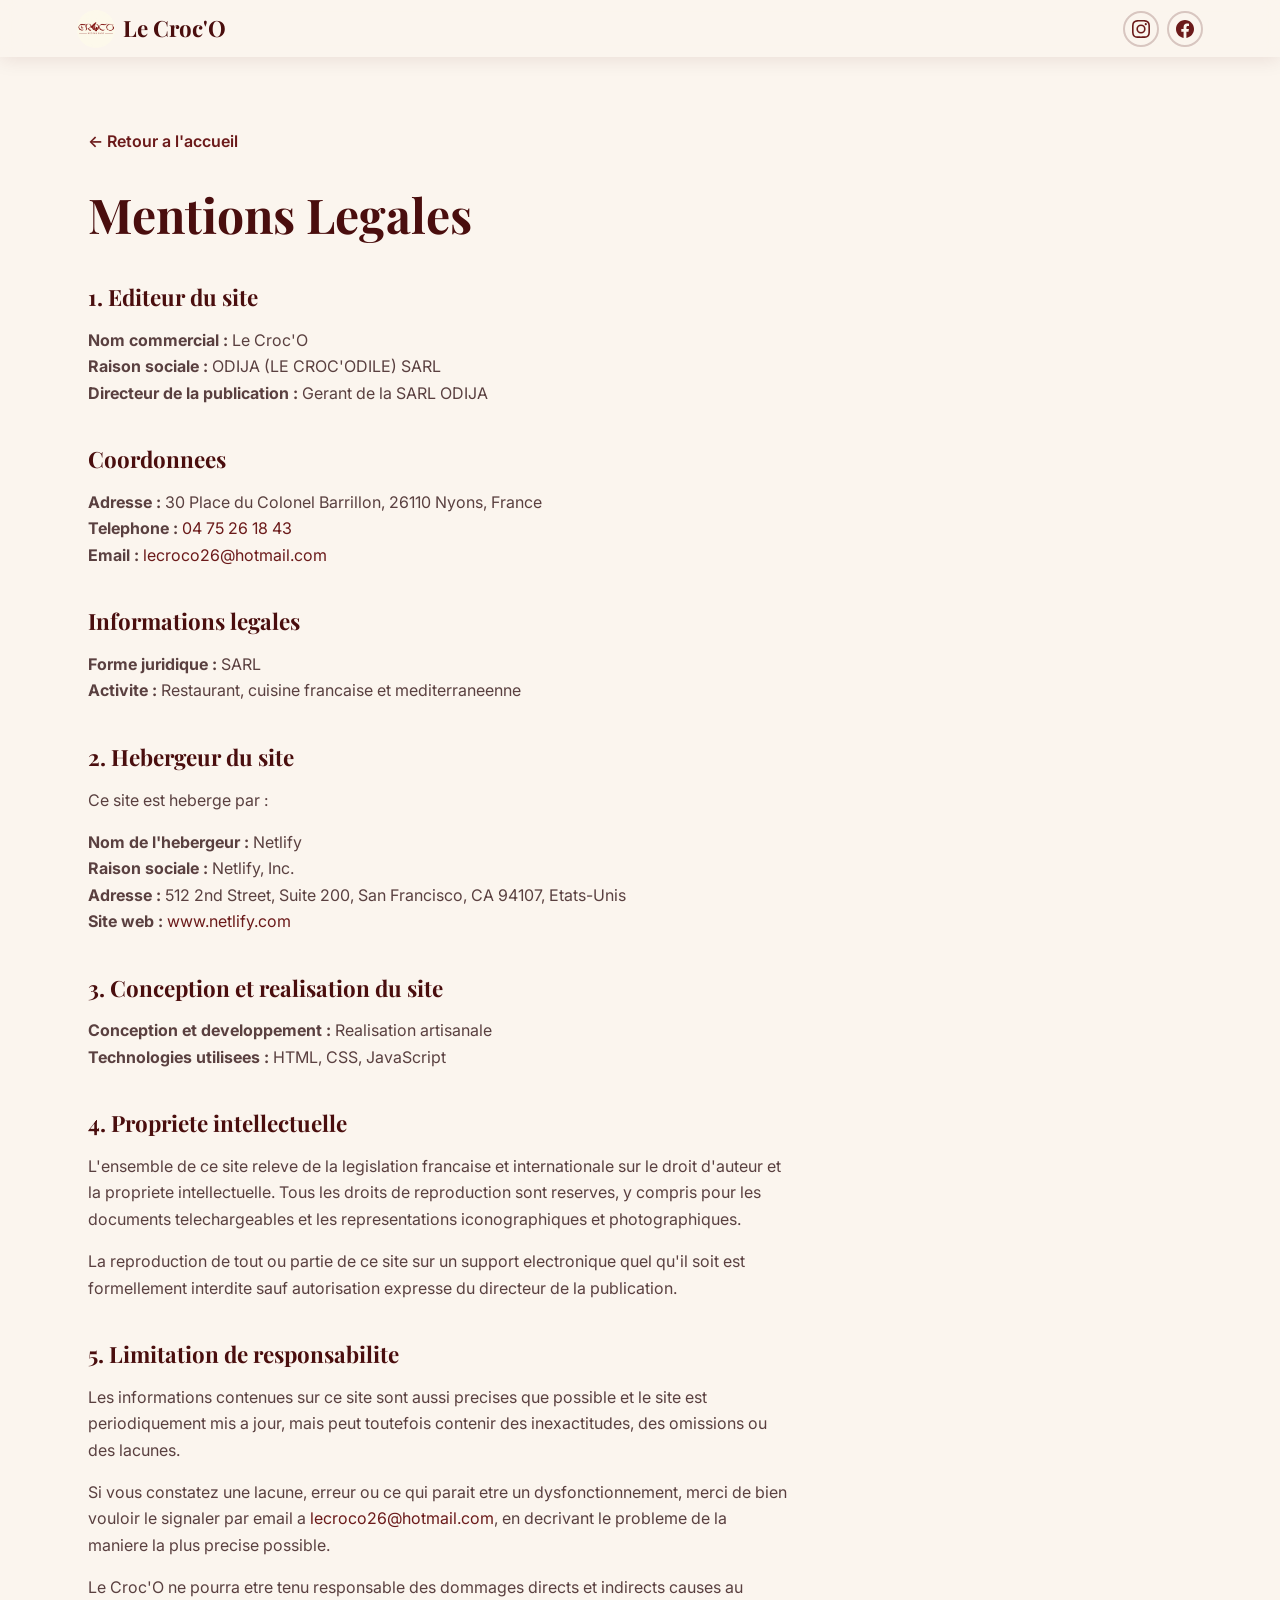
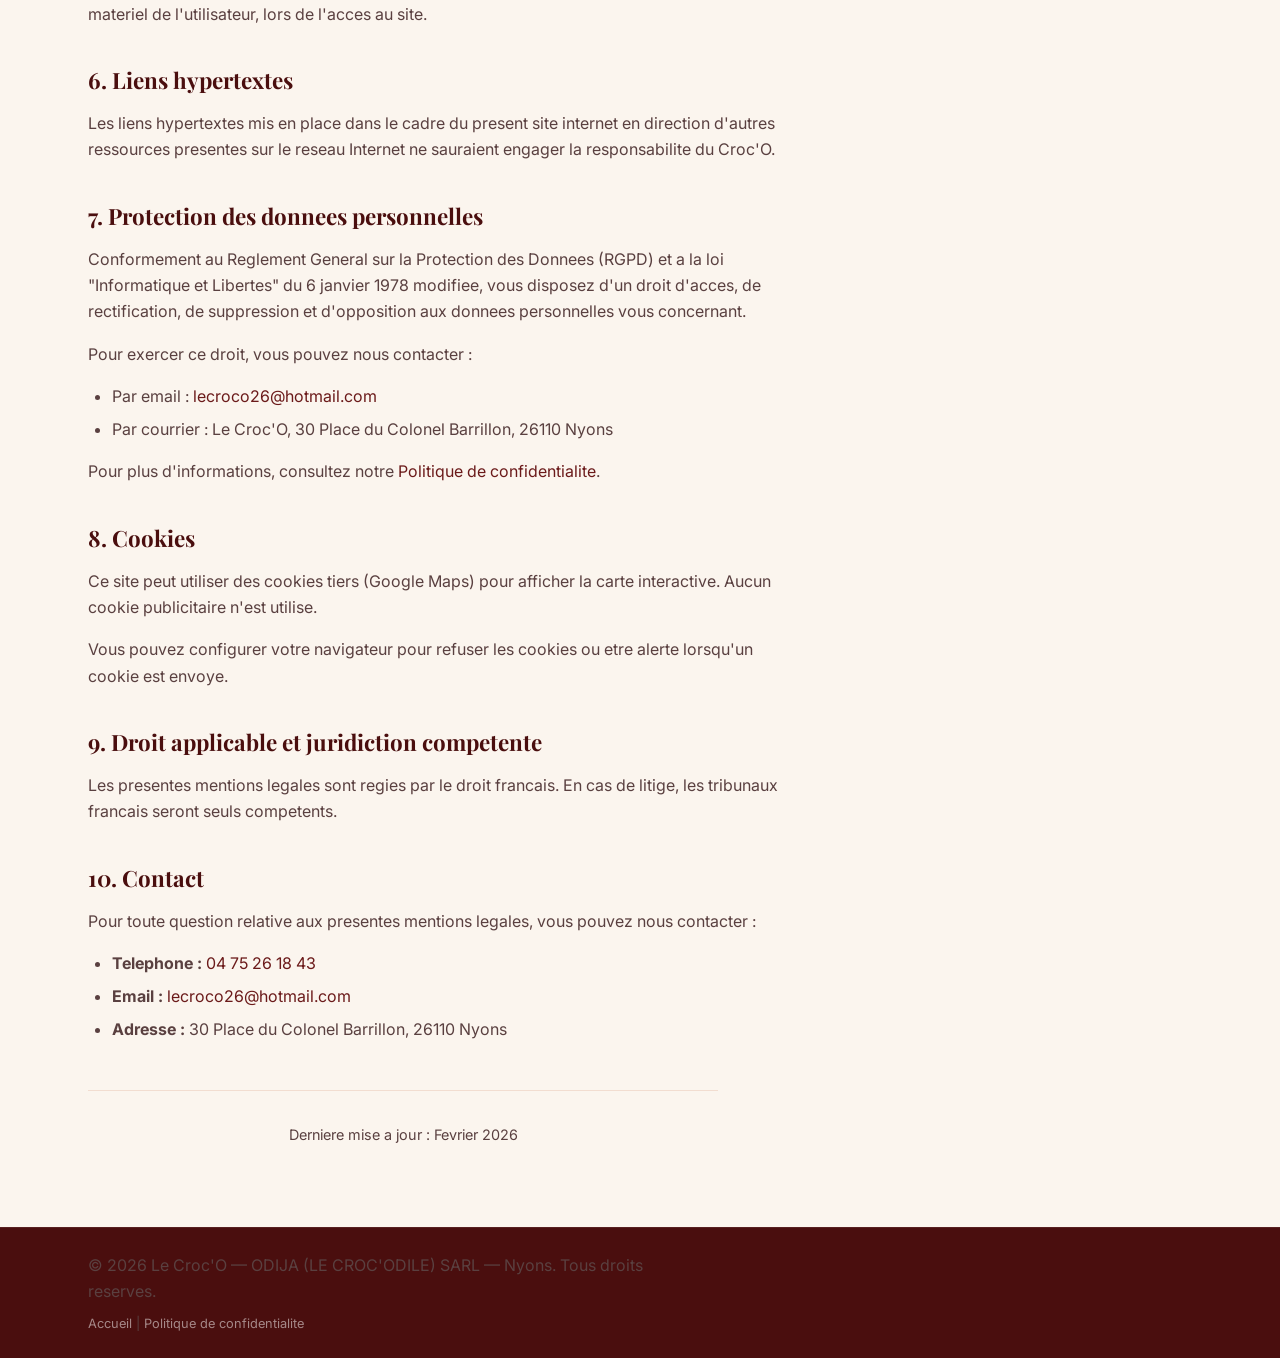
<file: mentions-legales.html>
<!DOCTYPE html>
<html lang="fr">
<head>
  <meta charset="UTF-8">
  <meta name="viewport" content="width=device-width, initial-scale=1.0">
  <meta name="description" content="Mentions legales du site Le Croc'O - Restaurant a Nyons">
  <meta name="robots" content="noindex, nofollow">
  <title>Mentions Legales — Le Croc'O</title>
  <meta name="theme-color" content="#4A0E0E">
  <link rel="icon" type="image/png" sizes="48x48" href="assets/favicon-48x48.png">
  <link rel="icon" type="image/png" sizes="32x32" href="assets/favicon-32x32.png">
  <link rel="apple-touch-icon" sizes="192x192" href="assets/favicon-192x192.png">
  <link rel="preconnect" href="https://fonts.googleapis.com">
  <link rel="preconnect" href="https://fonts.gstatic.com" crossorigin>
  <link href="https://fonts.googleapis.com/css2?family=Playfair+Display:wght@400;600;700&family=Inter:wght@300;400;500;600&display=swap" rel="stylesheet">
  <link rel="stylesheet" href="css/style.css">
</head>
<body>

  <nav class="nav scrolled" role="navigation">
    <div class="nav-inner">
      <a href="index.html" class="nav-logo">
        <img src="assets/logo2.png" alt="Logo Le Croc'O" class="nav-logo-img">
        Le Croc'O
      </a>
      <div class="nav-socials">
        <a href="https://www.instagram.com/croconyons/" target="_blank" rel="noopener" aria-label="Instagram">
          <svg viewBox="0 0 24 24" fill="currentColor"><path d="M12 2.163c3.204 0 3.584.012 4.85.07 3.252.148 4.771 1.691 4.919 4.919.058 1.265.069 1.645.069 4.849 0 3.205-.012 3.584-.069 4.849-.149 3.225-1.664 4.771-4.919 4.919-1.266.058-1.644.07-4.85.07-3.204 0-3.584-.012-4.849-.07-3.26-.149-4.771-1.699-4.919-4.92-.058-1.265-.07-1.644-.07-4.849 0-3.204.013-3.583.07-4.849.149-3.227 1.664-4.771 4.919-4.919 1.266-.057 1.645-.069 4.849-.069zM12 0C8.741 0 8.333.014 7.053.072 2.695.272.273 2.69.073 7.052.014 8.333 0 8.741 0 12c0 3.259.014 3.668.072 4.948.2 4.358 2.618 6.78 6.98 6.98C8.333 23.986 8.741 24 12 24c3.259 0 3.668-.014 4.948-.072 4.354-.2 6.782-2.618 6.979-6.98.059-1.28.073-1.689.073-4.948 0-3.259-.014-3.667-.072-4.947-.196-4.354-2.617-6.78-6.979-6.98C15.668.014 15.259 0 12 0zm0 5.838a6.162 6.162 0 100 12.324 6.162 6.162 0 000-12.324zM12 16a4 4 0 110-8 4 4 0 010 8zm6.406-11.845a1.44 1.44 0 100 2.881 1.44 1.44 0 000-2.881z"/></svg>
        </a>
        <a href="https://www.facebook.com/croco.nyons/?locale=fr_FR" target="_blank" rel="noopener" aria-label="Facebook">
          <svg viewBox="0 0 24 24" fill="currentColor"><path d="M24 12.073c0-6.627-5.373-12-12-12s-12 5.373-12 12c0 5.99 4.388 10.954 10.125 11.854v-8.385H7.078v-3.47h3.047V9.43c0-3.007 1.792-4.669 4.533-4.669 1.312 0 2.686.235 2.686.235v2.953H15.83c-1.491 0-1.956.925-1.956 1.874v2.25h3.328l-.532 3.47h-2.796v8.385C19.612 23.027 24 18.062 24 12.073z"/></svg>
        </a>
      </div>
    </div>
  </nav>

  <main class="legal-page">
    <div class="container">
      <a href="index.html" class="legal-back">&larr; Retour a l'accueil</a>

      <h1>Mentions Legales</h1>

      <h2>1. Editeur du site</h2>
      <p>
        <strong>Nom commercial :</strong> Le Croc'O<br>
        <strong>Raison sociale :</strong> ODIJA (LE CROC'ODILE) SARL<br>
        <strong>Directeur de la publication :</strong> Gerant de la SARL ODIJA
      </p>

      <h2>Coordonnees</h2>
      <p>
        <strong>Adresse :</strong> 30 Place du Colonel Barrillon, 26110 Nyons, France<br>
        <strong>Telephone :</strong> <a href="tel:+33475261843">04 75 26 18 43</a><br>
        <strong>Email :</strong> <a href="mailto:lecroco26@hotmail.com">lecroco26@hotmail.com</a>
      </p>

      <h2>Informations legales</h2>
      <p>
        <strong>Forme juridique :</strong> SARL<br>
        <strong>Activite :</strong> Restaurant, cuisine francaise et mediterraneenne
      </p>

      <h2>2. Hebergeur du site</h2>
      <p>Ce site est heberge par :</p>
      <p>
        <strong>Nom de l'hebergeur :</strong> Netlify<br>
        <strong>Raison sociale :</strong> Netlify, Inc.<br>
        <strong>Adresse :</strong> 512 2nd Street, Suite 200, San Francisco, CA 94107, Etats-Unis<br>
        <strong>Site web :</strong> <a href="https://www.netlify.com" target="_blank" rel="noopener">www.netlify.com</a>
      </p>

      <h2>3. Conception et realisation du site</h2>
      <p>
        <strong>Conception et developpement :</strong> Realisation artisanale<br>
        <strong>Technologies utilisees :</strong> HTML, CSS, JavaScript
      </p>

      <h2>4. Propriete intellectuelle</h2>
      <p>L'ensemble de ce site releve de la legislation francaise et internationale sur le droit d'auteur et la propriete intellectuelle. Tous les droits de reproduction sont reserves, y compris pour les documents telechargeables et les representations iconographiques et photographiques.</p>
      <p>La reproduction de tout ou partie de ce site sur un support electronique quel qu'il soit est formellement interdite sauf autorisation expresse du directeur de la publication.</p>

      <h2>5. Limitation de responsabilite</h2>
      <p>Les informations contenues sur ce site sont aussi precises que possible et le site est periodiquement mis a jour, mais peut toutefois contenir des inexactitudes, des omissions ou des lacunes.</p>
      <p>Si vous constatez une lacune, erreur ou ce qui parait etre un dysfonctionnement, merci de bien vouloir le signaler par email a <a href="mailto:lecroco26@hotmail.com">lecroco26@hotmail.com</a>, en decrivant le probleme de la maniere la plus precise possible.</p>
      <p>Le Croc'O ne pourra etre tenu responsable des dommages directs et indirects causes au materiel de l'utilisateur, lors de l'acces au site.</p>

      <h2>6. Liens hypertextes</h2>
      <p>Les liens hypertextes mis en place dans le cadre du present site internet en direction d'autres ressources presentes sur le reseau Internet ne sauraient engager la responsabilite du Croc'O.</p>

      <h2>7. Protection des donnees personnelles</h2>
      <p>Conformement au Reglement General sur la Protection des Donnees (RGPD) et a la loi "Informatique et Libertes" du 6 janvier 1978 modifiee, vous disposez d'un droit d'acces, de rectification, de suppression et d'opposition aux donnees personnelles vous concernant.</p>
      <p>Pour exercer ce droit, vous pouvez nous contacter :</p>
      <ul>
        <li>Par email : <a href="mailto:lecroco26@hotmail.com">lecroco26@hotmail.com</a></li>
        <li>Par courrier : Le Croc'O, 30 Place du Colonel Barrillon, 26110 Nyons</li>
      </ul>
      <p>Pour plus d'informations, consultez notre <a href="politique-confidentialite.html">Politique de confidentialite</a>.</p>

      <h2>8. Cookies</h2>
      <p>Ce site peut utiliser des cookies tiers (Google Maps) pour afficher la carte interactive. Aucun cookie publicitaire n'est utilise.</p>
      <p>Vous pouvez configurer votre navigateur pour refuser les cookies ou etre alerte lorsqu'un cookie est envoye.</p>

      <h2>9. Droit applicable et juridiction competente</h2>
      <p>Les presentes mentions legales sont regies par le droit francais. En cas de litige, les tribunaux francais seront seuls competents.</p>

      <h2>10. Contact</h2>
      <p>Pour toute question relative aux presentes mentions legales, vous pouvez nous contacter :</p>
      <ul>
        <li><strong>Telephone :</strong> <a href="tel:+33475261843">04 75 26 18 43</a></li>
        <li><strong>Email :</strong> <a href="mailto:lecroco26@hotmail.com">lecroco26@hotmail.com</a></li>
        <li><strong>Adresse :</strong> 30 Place du Colonel Barrillon, 26110 Nyons</li>
      </ul>

      <p style="text-align: center; color: var(--text-light); font-size: 0.9rem; margin-top: 3rem; padding-top: 2rem; border-top: 1px solid var(--vert-pastel);">Derniere mise a jour : Fevrier 2026</p>
    </div>
  </main>

  <footer class="footer">
    <div class="container">
      <div class="footer-bottom" style="border-top: none; margin-top: 0; padding-top: 0;">
        <p>&copy; 2026 Le Croc'O — ODIJA (LE CROC'ODILE) SARL — Nyons. Tous droits reserves.</p>
        <p style="margin-top: 0.5rem; font-size: 0.8rem;">
          <a href="index.html" style="color: rgba(255,255,255,0.5);">Accueil</a> |
          <a href="politique-confidentialite.html" style="color: rgba(255,255,255,0.5);">Politique de confidentialite</a>
        </p>
      </div>
    </div>
  </footer>

</body>
</html>
</file>
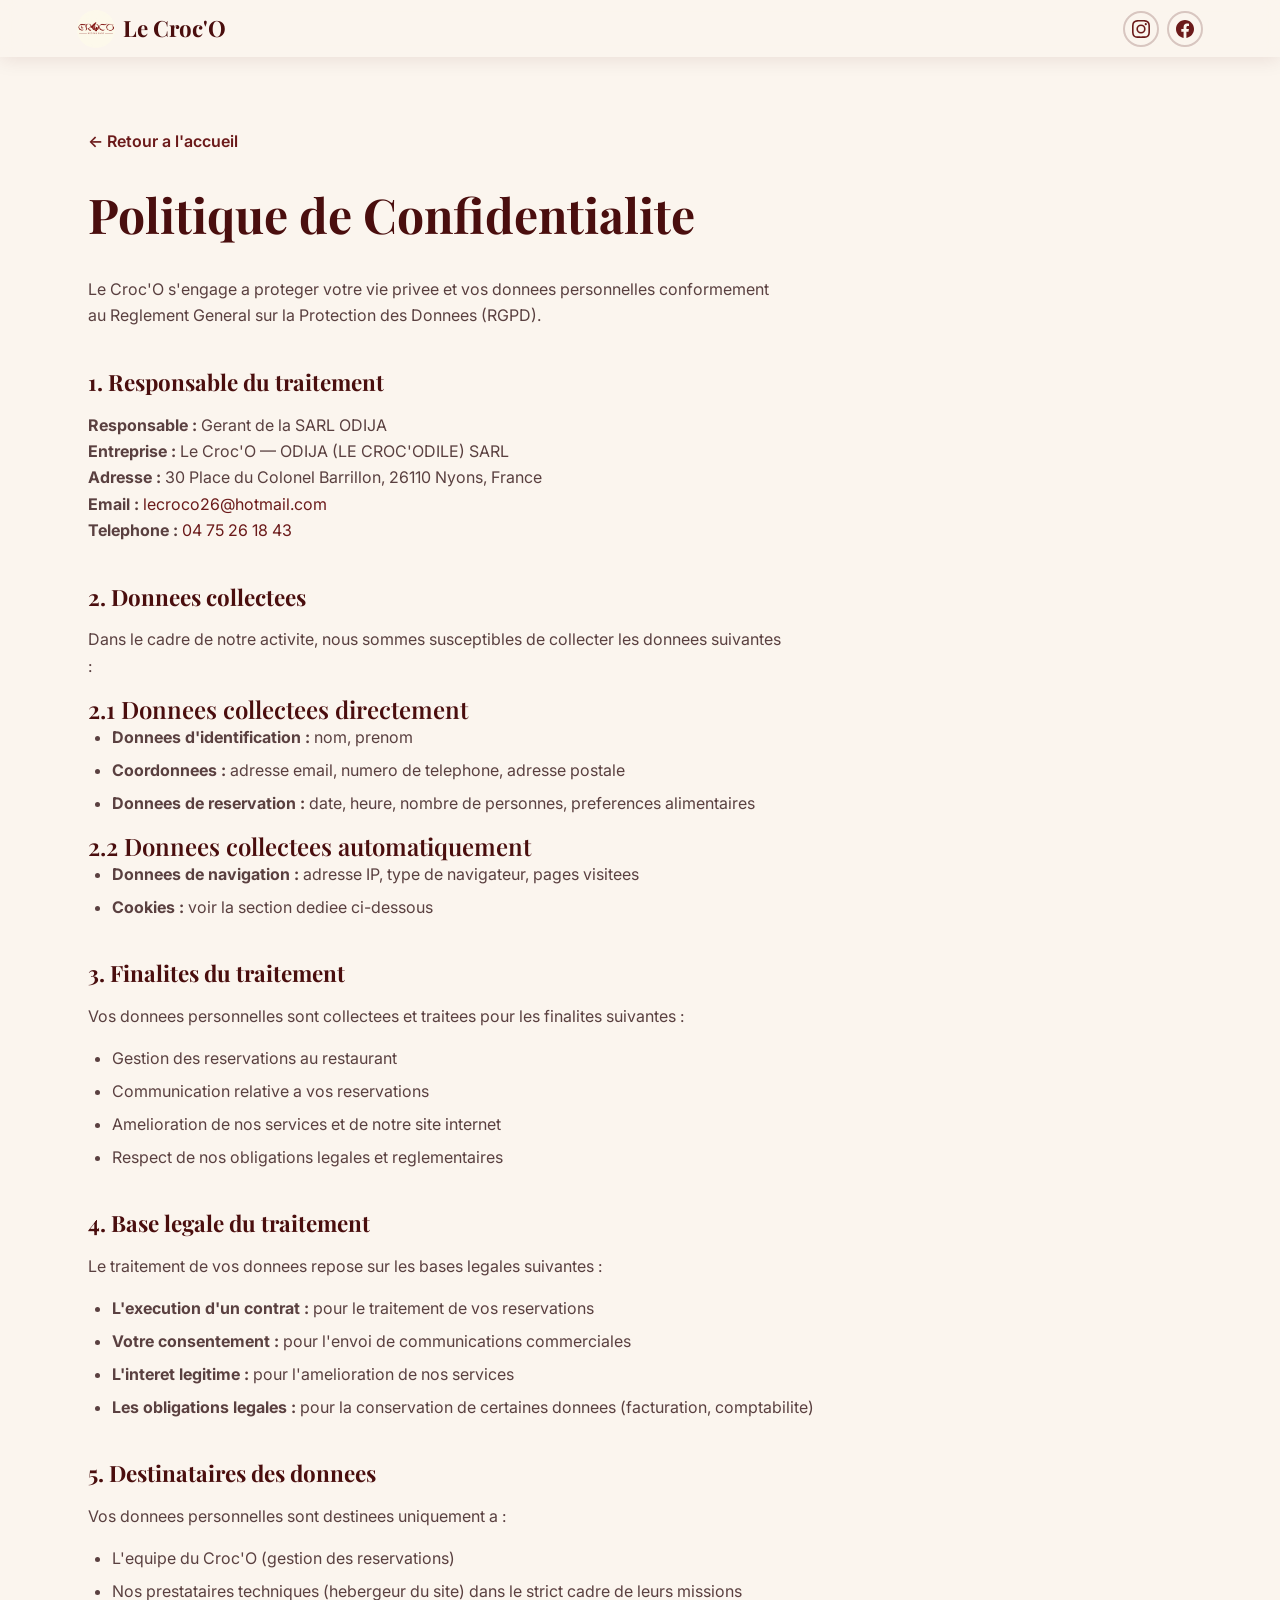
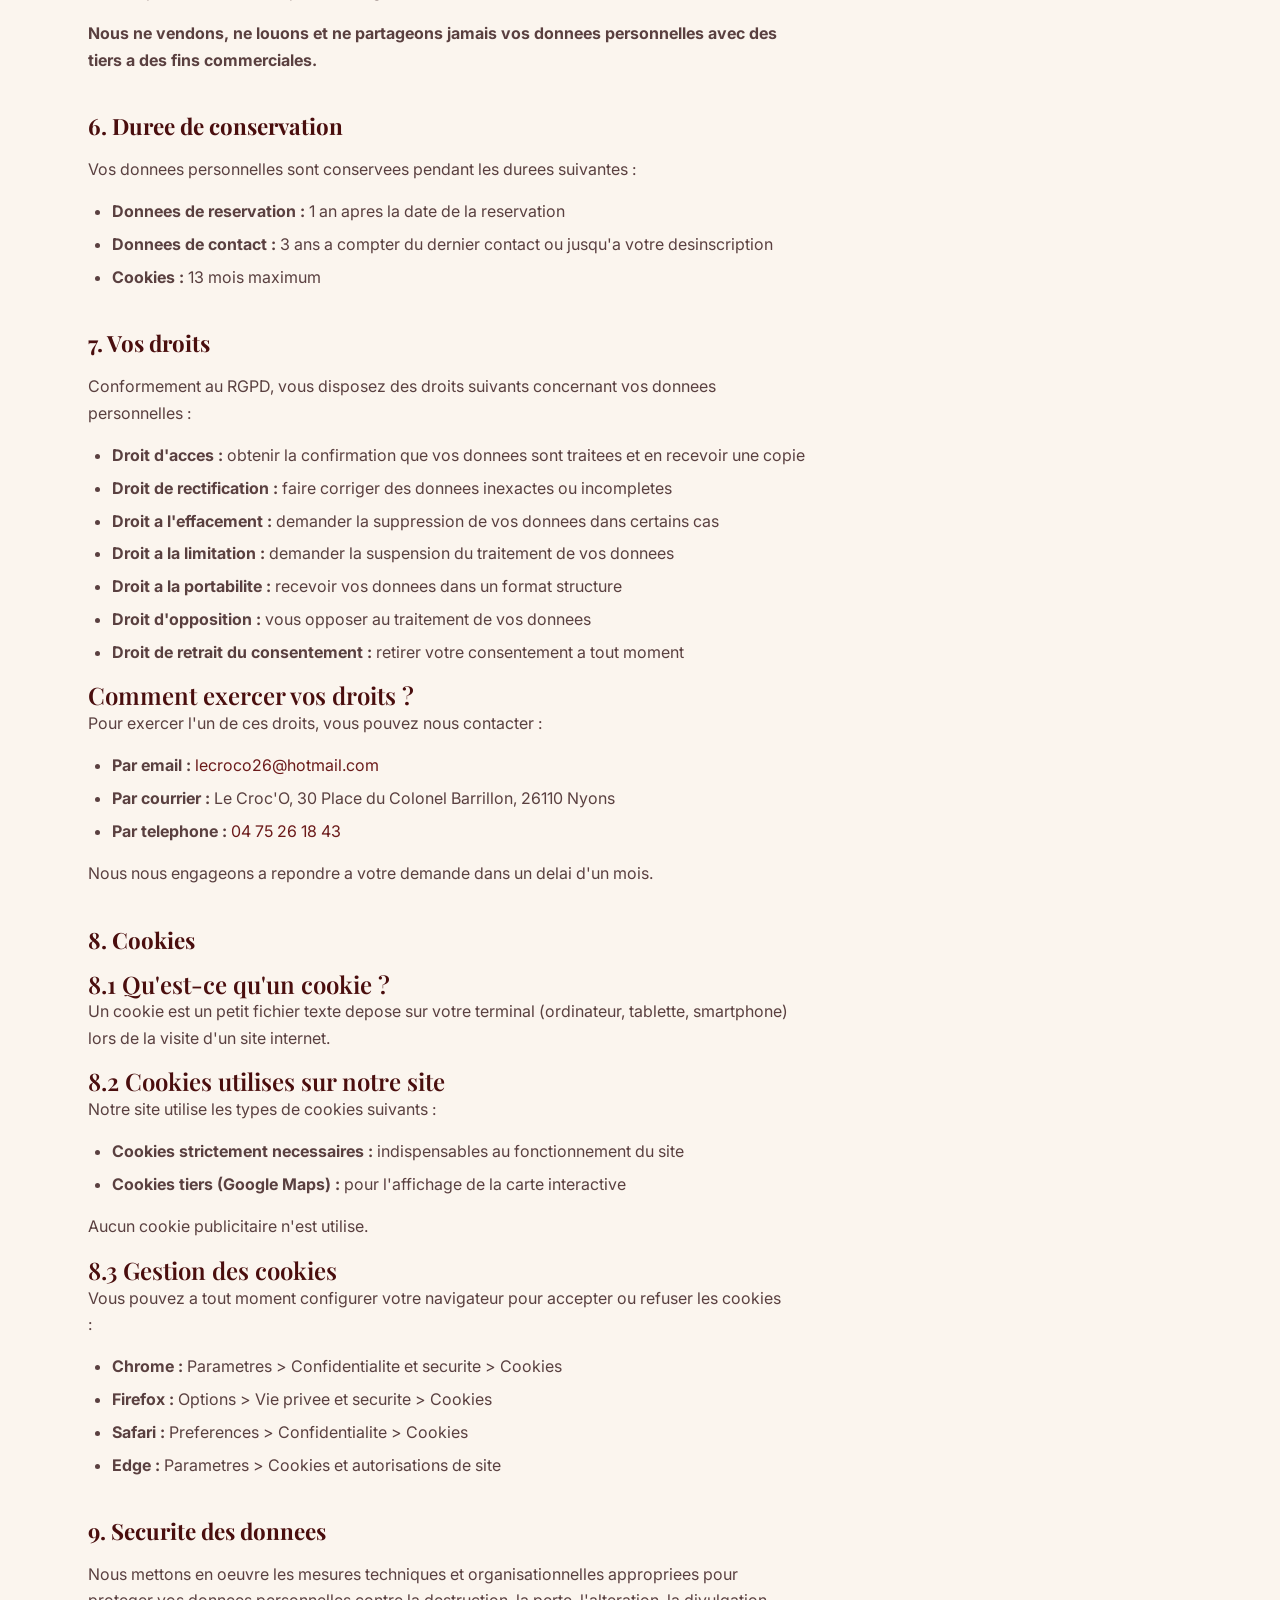
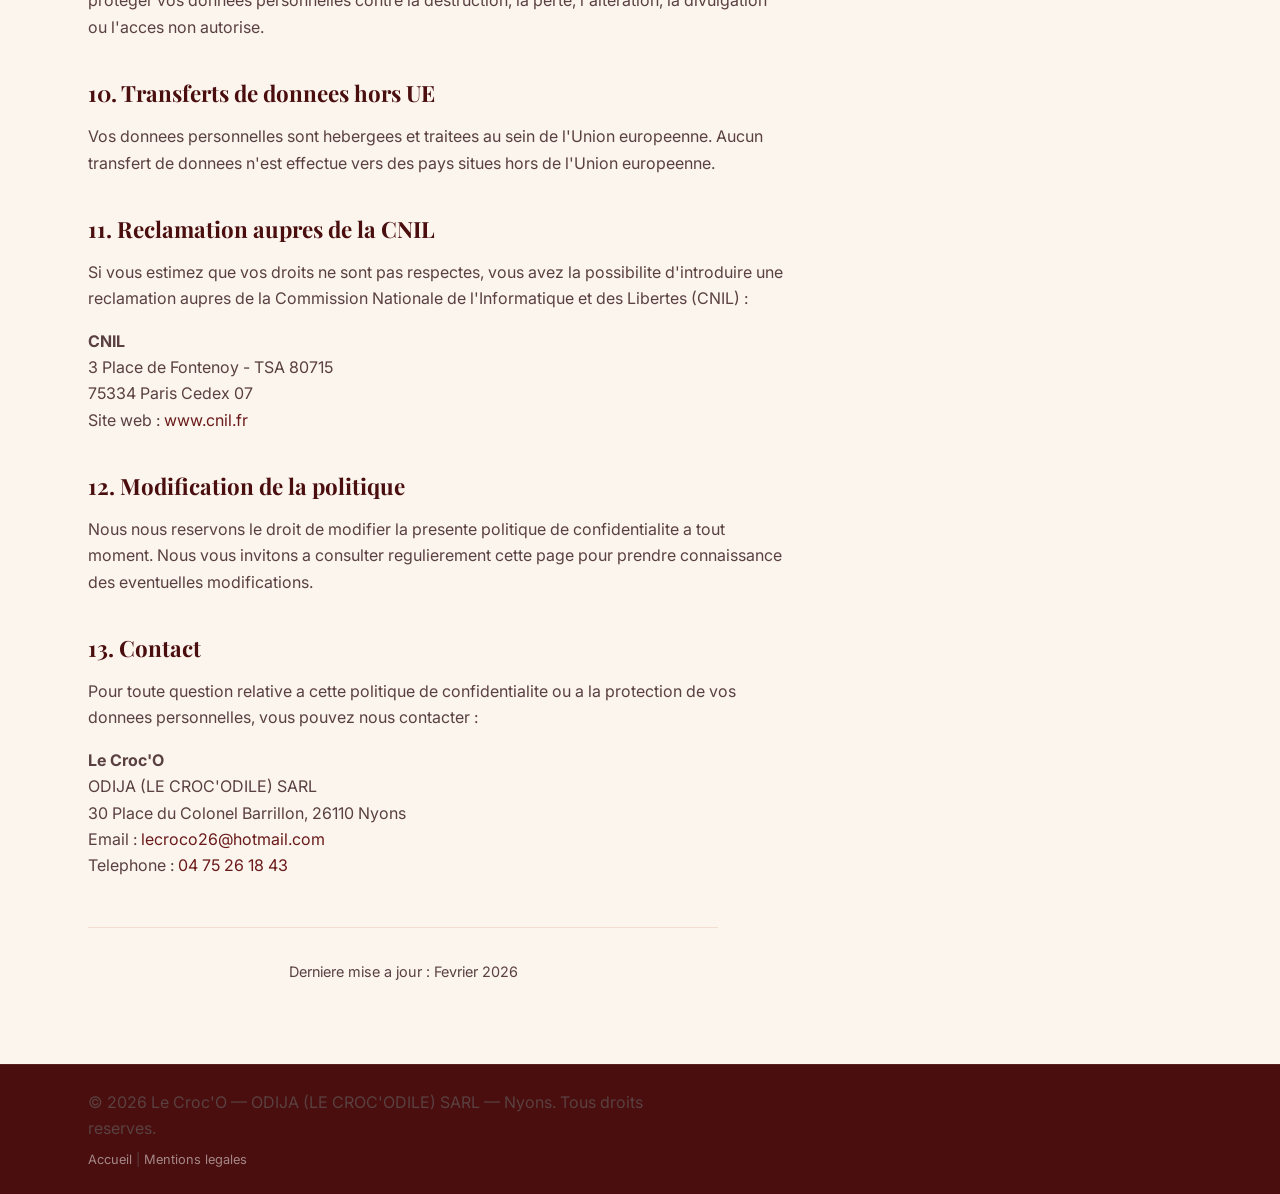
<file: politique-confidentialite.html>
<!DOCTYPE html>
<html lang="fr">
<head>
  <meta charset="UTF-8">
  <meta name="viewport" content="width=device-width, initial-scale=1.0">
  <meta name="description" content="Politique de confidentialite du site Le Croc'O - Restaurant a Nyons">
  <meta name="robots" content="noindex, nofollow">
  <title>Politique de Confidentialite — Le Croc'O</title>
  <meta name="theme-color" content="#4A0E0E">
  <link rel="icon" type="image/png" sizes="48x48" href="assets/favicon-48x48.png">
  <link rel="icon" type="image/png" sizes="32x32" href="assets/favicon-32x32.png">
  <link rel="apple-touch-icon" sizes="192x192" href="assets/favicon-192x192.png">
  <link rel="preconnect" href="https://fonts.googleapis.com">
  <link rel="preconnect" href="https://fonts.gstatic.com" crossorigin>
  <link href="https://fonts.googleapis.com/css2?family=Playfair+Display:wght@400;600;700&family=Inter:wght@300;400;500;600&display=swap" rel="stylesheet">
  <link rel="stylesheet" href="css/style.css">
</head>
<body>

  <nav class="nav scrolled" role="navigation">
    <div class="nav-inner">
      <a href="index.html" class="nav-logo">
        <img src="assets/logo2.png" alt="Logo Le Croc'O" class="nav-logo-img">
        Le Croc'O
      </a>
      <div class="nav-socials">
        <a href="https://www.instagram.com/croconyons/" target="_blank" rel="noopener" aria-label="Instagram">
          <svg viewBox="0 0 24 24" fill="currentColor"><path d="M12 2.163c3.204 0 3.584.012 4.85.07 3.252.148 4.771 1.691 4.919 4.919.058 1.265.069 1.645.069 4.849 0 3.205-.012 3.584-.069 4.849-.149 3.225-1.664 4.771-4.919 4.919-1.266.058-1.644.07-4.85.07-3.204 0-3.584-.012-4.849-.07-3.26-.149-4.771-1.699-4.919-4.92-.058-1.265-.07-1.644-.07-4.849 0-3.204.013-3.583.07-4.849.149-3.227 1.664-4.771 4.919-4.919 1.266-.057 1.645-.069 4.849-.069zM12 0C8.741 0 8.333.014 7.053.072 2.695.272.273 2.69.073 7.052.014 8.333 0 8.741 0 12c0 3.259.014 3.668.072 4.948.2 4.358 2.618 6.78 6.98 6.98C8.333 23.986 8.741 24 12 24c3.259 0 3.668-.014 4.948-.072 4.354-.2 6.782-2.618 6.979-6.98.059-1.28.073-1.689.073-4.948 0-3.259-.014-3.667-.072-4.947-.196-4.354-2.617-6.78-6.979-6.98C15.668.014 15.259 0 12 0zm0 5.838a6.162 6.162 0 100 12.324 6.162 6.162 0 000-12.324zM12 16a4 4 0 110-8 4 4 0 010 8zm6.406-11.845a1.44 1.44 0 100 2.881 1.44 1.44 0 000-2.881z"/></svg>
        </a>
        <a href="https://www.facebook.com/croco.nyons/?locale=fr_FR" target="_blank" rel="noopener" aria-label="Facebook">
          <svg viewBox="0 0 24 24" fill="currentColor"><path d="M24 12.073c0-6.627-5.373-12-12-12s-12 5.373-12 12c0 5.99 4.388 10.954 10.125 11.854v-8.385H7.078v-3.47h3.047V9.43c0-3.007 1.792-4.669 4.533-4.669 1.312 0 2.686.235 2.686.235v2.953H15.83c-1.491 0-1.956.925-1.956 1.874v2.25h3.328l-.532 3.47h-2.796v8.385C19.612 23.027 24 18.062 24 12.073z"/></svg>
        </a>
      </div>
    </div>
  </nav>

  <main class="legal-page">
    <div class="container">
      <a href="index.html" class="legal-back">&larr; Retour a l'accueil</a>

      <h1>Politique de Confidentialite</h1>

      <p>Le Croc'O s'engage a proteger votre vie privee et vos donnees personnelles conformement au Reglement General sur la Protection des Donnees (RGPD).</p>

      <h2>1. Responsable du traitement</h2>
      <p>
        <strong>Responsable :</strong> Gerant de la SARL ODIJA<br>
        <strong>Entreprise :</strong> Le Croc'O — ODIJA (LE CROC'ODILE) SARL<br>
        <strong>Adresse :</strong> 30 Place du Colonel Barrillon, 26110 Nyons, France<br>
        <strong>Email :</strong> <a href="mailto:lecroco26@hotmail.com">lecroco26@hotmail.com</a><br>
        <strong>Telephone :</strong> <a href="tel:+33475261843">04 75 26 18 43</a>
      </p>

      <h2>2. Donnees collectees</h2>
      <p>Dans le cadre de notre activite, nous sommes susceptibles de collecter les donnees suivantes :</p>

      <h3>2.1 Donnees collectees directement</h3>
      <ul>
        <li><strong>Donnees d'identification :</strong> nom, prenom</li>
        <li><strong>Coordonnees :</strong> adresse email, numero de telephone, adresse postale</li>
        <li><strong>Donnees de reservation :</strong> date, heure, nombre de personnes, preferences alimentaires</li>
      </ul>

      <h3>2.2 Donnees collectees automatiquement</h3>
      <ul>
        <li><strong>Donnees de navigation :</strong> adresse IP, type de navigateur, pages visitees</li>
        <li><strong>Cookies :</strong> voir la section dediee ci-dessous</li>
      </ul>

      <h2>3. Finalites du traitement</h2>
      <p>Vos donnees personnelles sont collectees et traitees pour les finalites suivantes :</p>
      <ul>
        <li>Gestion des reservations au restaurant</li>
        <li>Communication relative a vos reservations</li>
        <li>Amelioration de nos services et de notre site internet</li>
        <li>Respect de nos obligations legales et reglementaires</li>
      </ul>

      <h2>4. Base legale du traitement</h2>
      <p>Le traitement de vos donnees repose sur les bases legales suivantes :</p>
      <ul>
        <li><strong>L'execution d'un contrat :</strong> pour le traitement de vos reservations</li>
        <li><strong>Votre consentement :</strong> pour l'envoi de communications commerciales</li>
        <li><strong>L'interet legitime :</strong> pour l'amelioration de nos services</li>
        <li><strong>Les obligations legales :</strong> pour la conservation de certaines donnees (facturation, comptabilite)</li>
      </ul>

      <h2>5. Destinataires des donnees</h2>
      <p>Vos donnees personnelles sont destinees uniquement a :</p>
      <ul>
        <li>L'equipe du Croc'O (gestion des reservations)</li>
        <li>Nos prestataires techniques (hebergeur du site) dans le strict cadre de leurs missions</li>
      </ul>
      <p><strong>Nous ne vendons, ne louons et ne partageons jamais vos donnees personnelles avec des tiers a des fins commerciales.</strong></p>

      <h2>6. Duree de conservation</h2>
      <p>Vos donnees personnelles sont conservees pendant les durees suivantes :</p>
      <ul>
        <li><strong>Donnees de reservation :</strong> 1 an apres la date de la reservation</li>
        <li><strong>Donnees de contact :</strong> 3 ans a compter du dernier contact ou jusqu'a votre desinscription</li>
        <li><strong>Cookies :</strong> 13 mois maximum</li>
      </ul>

      <h2>7. Vos droits</h2>
      <p>Conformement au RGPD, vous disposez des droits suivants concernant vos donnees personnelles :</p>
      <ul>
        <li><strong>Droit d'acces :</strong> obtenir la confirmation que vos donnees sont traitees et en recevoir une copie</li>
        <li><strong>Droit de rectification :</strong> faire corriger des donnees inexactes ou incompletes</li>
        <li><strong>Droit a l'effacement :</strong> demander la suppression de vos donnees dans certains cas</li>
        <li><strong>Droit a la limitation :</strong> demander la suspension du traitement de vos donnees</li>
        <li><strong>Droit a la portabilite :</strong> recevoir vos donnees dans un format structure</li>
        <li><strong>Droit d'opposition :</strong> vous opposer au traitement de vos donnees</li>
        <li><strong>Droit de retrait du consentement :</strong> retirer votre consentement a tout moment</li>
      </ul>

      <h3>Comment exercer vos droits ?</h3>
      <p>Pour exercer l'un de ces droits, vous pouvez nous contacter :</p>
      <ul>
        <li><strong>Par email :</strong> <a href="mailto:lecroco26@hotmail.com">lecroco26@hotmail.com</a></li>
        <li><strong>Par courrier :</strong> Le Croc'O, 30 Place du Colonel Barrillon, 26110 Nyons</li>
        <li><strong>Par telephone :</strong> <a href="tel:+33475261843">04 75 26 18 43</a></li>
      </ul>
      <p>Nous nous engageons a repondre a votre demande dans un delai d'un mois.</p>

      <h2>8. Cookies</h2>

      <h3>8.1 Qu'est-ce qu'un cookie ?</h3>
      <p>Un cookie est un petit fichier texte depose sur votre terminal (ordinateur, tablette, smartphone) lors de la visite d'un site internet.</p>

      <h3>8.2 Cookies utilises sur notre site</h3>
      <p>Notre site utilise les types de cookies suivants :</p>
      <ul>
        <li><strong>Cookies strictement necessaires :</strong> indispensables au fonctionnement du site</li>
        <li><strong>Cookies tiers (Google Maps) :</strong> pour l'affichage de la carte interactive</li>
      </ul>
      <p>Aucun cookie publicitaire n'est utilise.</p>

      <h3>8.3 Gestion des cookies</h3>
      <p>Vous pouvez a tout moment configurer votre navigateur pour accepter ou refuser les cookies :</p>
      <ul>
        <li><strong>Chrome :</strong> Parametres &gt; Confidentialite et securite &gt; Cookies</li>
        <li><strong>Firefox :</strong> Options &gt; Vie privee et securite &gt; Cookies</li>
        <li><strong>Safari :</strong> Preferences &gt; Confidentialite &gt; Cookies</li>
        <li><strong>Edge :</strong> Parametres &gt; Cookies et autorisations de site</li>
      </ul>

      <h2>9. Securite des donnees</h2>
      <p>Nous mettons en oeuvre les mesures techniques et organisationnelles appropriees pour proteger vos donnees personnelles contre la destruction, la perte, l'alteration, la divulgation ou l'acces non autorise.</p>

      <h2>10. Transferts de donnees hors UE</h2>
      <p>Vos donnees personnelles sont hebergees et traitees au sein de l'Union europeenne. Aucun transfert de donnees n'est effectue vers des pays situes hors de l'Union europeenne.</p>

      <h2>11. Reclamation aupres de la CNIL</h2>
      <p>Si vous estimez que vos droits ne sont pas respectes, vous avez la possibilite d'introduire une reclamation aupres de la Commission Nationale de l'Informatique et des Libertes (CNIL) :</p>
      <p>
        <strong>CNIL</strong><br>
        3 Place de Fontenoy - TSA 80715<br>
        75334 Paris Cedex 07<br>
        Site web : <a href="https://www.cnil.fr" target="_blank" rel="noopener">www.cnil.fr</a>
      </p>

      <h2>12. Modification de la politique</h2>
      <p>Nous nous reservons le droit de modifier la presente politique de confidentialite a tout moment. Nous vous invitons a consulter regulierement cette page pour prendre connaissance des eventuelles modifications.</p>

      <h2>13. Contact</h2>
      <p>Pour toute question relative a cette politique de confidentialite ou a la protection de vos donnees personnelles, vous pouvez nous contacter :</p>
      <p>
        <strong>Le Croc'O</strong><br>
        ODIJA (LE CROC'ODILE) SARL<br>
        30 Place du Colonel Barrillon, 26110 Nyons<br>
        Email : <a href="mailto:lecroco26@hotmail.com">lecroco26@hotmail.com</a><br>
        Telephone : <a href="tel:+33475261843">04 75 26 18 43</a>
      </p>

      <p style="text-align: center; color: var(--text-light); font-size: 0.9rem; margin-top: 3rem; padding-top: 2rem; border-top: 1px solid var(--vert-pastel);">Derniere mise a jour : Fevrier 2026</p>
    </div>
  </main>

  <footer class="footer">
    <div class="container">
      <div class="footer-bottom" style="border-top: none; margin-top: 0; padding-top: 0;">
        <p>&copy; 2026 Le Croc'O — ODIJA (LE CROC'ODILE) SARL — Nyons. Tous droits reserves.</p>
        <p style="margin-top: 0.5rem; font-size: 0.8rem;">
          <a href="index.html" style="color: rgba(255,255,255,0.5);">Accueil</a> |
          <a href="mentions-legales.html" style="color: rgba(255,255,255,0.5);">Mentions legales</a>
        </p>
      </div>
    </div>
  </footer>

</body>
</html>
</file>
<file: css/style.css>
/* ============================================
   LE CROC'O — RESTAURATION FACILE ET GENTILLE
   Theme : Rouge tres fonce & blanc creme, elegant
   ============================================ */

/* --- RESET & BASE --- */
*, *::before, *::after {
  margin: 0;
  padding: 0;
  box-sizing: border-box;
}

:root {
  /* Palette rouge tres fonce + blanc creme */
  --vert: #6B1A1A;
  --vert-light: #8B2E2E;
  --vert-pastel: #F2DDD0;
  --vert-bg: #FBF5EE;
  --vert-dark: #4A0E0E;
  --accent: #C4883A;
  --accent-light: #D4A25A;
  --creme: #FBF5EE;
  --creme-dark: #F2E8DC;
  --text: #2A1A1A;
  --text-light: #5A4040;
  --white: #FFFCF8;
  --shadow: rgba(74, 14, 14, 0.10);
  --shadow-strong: rgba(74, 14, 14, 0.20);
  --radius: 12px;
  --radius-lg: 24px;
  --transition: 0.4s cubic-bezier(0.25, 0.46, 0.45, 0.94);
  --transition-bounce: 0.5s cubic-bezier(0.34, 1.56, 0.64, 1);
}

html {
  scroll-behavior: smooth;
  font-size: 16px;
  overflow-x: hidden;
}

body {
  font-family: 'Inter', -apple-system, BlinkMacSystemFont, 'Segoe UI', sans-serif;
  background: var(--creme);
  color: var(--text);
  line-height: 1.65;
  overflow-x: hidden;
  -webkit-font-smoothing: antialiased;
}

/* --- TYPOGRAPHY --- */
h1, h2, h3, h4 {
  font-family: 'Playfair Display', Georgia, serif;
  color: var(--vert-dark);
  line-height: 1.2;
}

h1 { font-size: clamp(2.8rem, 6vw, 5rem); font-weight: 700; }
h2 { font-size: clamp(1.8rem, 4vw, 3rem); font-weight: 700; }
h3 { font-size: clamp(1.2rem, 2.5vw, 1.5rem); font-weight: 600; }

p {
  font-size: clamp(1rem, 1.2vw, 1.1rem);
  color: var(--text-light);
  max-width: 60ch;
}

a {
  color: var(--vert);
  text-decoration: none;
  transition: color var(--transition);
}

a:hover { color: var(--accent); }

/* --- UTILITY --- */
.container {
  max-width: 1200px;
  margin: 0 auto;
  padding: 0 clamp(1rem, 4vw, 3rem);
}

/* --- SCROLL ANIMATIONS --- */
.reveal {
  opacity: 0;
  transform: translateY(40px);
  transition: opacity 0.8s ease, transform 0.8s ease;
}
.reveal.visible {
  opacity: 1;
  transform: translateY(0);
}

.reveal-left {
  opacity: 0;
  transform: translateX(-60px);
  transition: opacity 0.8s ease, transform 0.8s ease;
}
.reveal-left.visible {
  opacity: 1;
  transform: translateX(0);
}

.reveal-right {
  opacity: 0;
  transform: translateX(60px);
  transition: opacity 0.8s ease, transform 0.8s ease;
}
.reveal-right.visible {
  opacity: 1;
  transform: translateX(0);
}

.stagger-children .reveal:nth-child(1) { transition-delay: 0s; }
.stagger-children .reveal:nth-child(2) { transition-delay: 0.1s; }
.stagger-children .reveal:nth-child(3) { transition-delay: 0.2s; }
.stagger-children .reveal:nth-child(4) { transition-delay: 0.3s; }
.stagger-children .reveal:nth-child(5) { transition-delay: 0.4s; }
.stagger-children .reveal:nth-child(6) { transition-delay: 0.5s; }

/* Disable reveal animations inside carousels on mobile */
@media (max-width: 600px) {
  [data-carousel] .reveal {
    opacity: 1;
    transform: none;
    transition: none;
  }
}


/* ============================================
   NAVIGATION
   ============================================ */
.nav {
  position: fixed;
  top: 0; left: 0;
  width: 100%;
  z-index: 1000;
  padding: 1rem 0;
  transition: background var(--transition), box-shadow var(--transition), padding var(--transition);
}

/* Nav au-dessus du hero : texte blanc */
.nav .nav-logo { color: var(--white); }
.nav .nav-links a { color: rgba(255, 255, 255, 0.9); }
.nav .nav-links a:hover { color: var(--white); }
.nav .nav-socials a { color: rgba(255, 255, 255, 0.7); }
.nav .nav-socials a:hover { color: var(--white); }
.nav .nav-burger span { background: var(--white); }

/* Nav scrollé : fond crème, texte foncé */
.nav.scrolled {
  background: rgba(251, 245, 238, 0.95);
  backdrop-filter: blur(12px);
  -webkit-backdrop-filter: blur(12px);
  box-shadow: 0 2px 20px var(--shadow);
  padding: 0.6rem 0;
}

.nav.scrolled .nav-logo { color: var(--vert-dark); }
.nav.scrolled .nav-links a { color: var(--vert-dark); }
.nav.scrolled .nav-links a:hover { color: var(--vert-dark); }
.nav.scrolled .nav-socials a { color: var(--vert); }
.nav.scrolled .nav-socials a:hover { color: var(--vert-dark); }
.nav.scrolled .nav-burger span { background: var(--vert-dark); }

.nav-inner {
  display: flex;
  align-items: center;
  justify-content: space-between;
  gap: 1.5rem;
  padding: 0 clamp(2rem, 6vw, 6rem);
}

.nav-logo {
  display: flex;
  align-items: center;
  gap: 0.5rem;
  font-family: 'Playfair Display', Georgia, serif;
  font-size: 1.4rem;
  font-weight: 700;
  white-space: nowrap;
  flex-shrink: 0;
  margin-right: auto;
  transition: transform var(--transition), color var(--transition);
}

.nav-logo:hover { transform: scale(1.05); }

.nav-logo-icon {
  font-size: 1.6rem;
}

.nav-logo-img {
  width: 38px;
  height: 38px;
  object-fit: contain;
  border-radius: 50%;
}

.nav-links {
  display: flex;
  align-items: center;
  gap: 1.2rem;
  list-style: none;
}

.nav-links a {
  font-size: 0.88rem;
  font-weight: 500;
  white-space: nowrap;
  position: relative;
  padding: 0.2rem 0;
  transition: color var(--transition);
}

.nav-links a::after {
  content: '';
  position: absolute;
  bottom: -2px; left: 0;
  width: 0; height: 2px;
  background: var(--accent);
  transition: width var(--transition);
  border-radius: 2px;
}

.nav-links a:hover::after { width: 100%; }

.nav-right {
  display: flex;
  align-items: center;
  gap: 0.8rem;
  flex-shrink: 0;
}

.nav-socials {
  display: flex;
  gap: 0.5rem;
  align-items: center;
}

.nav-socials a {
  display: flex;
  align-items: center;
  justify-content: center;
  width: 36px; height: 36px;
  border-radius: 50%;
  border: 2px solid rgba(255, 255, 255, 0.3);
  background: transparent;
  transition: background var(--transition), transform var(--transition-bounce), color var(--transition), border-color var(--transition);
}

.nav-socials a:hover {
  background: var(--accent);
  border-color: var(--accent);
  transform: scale(1.1);
}

.nav.scrolled .nav-socials a {
  border-color: rgba(74, 14, 14, 0.2);
}

.nav.scrolled .nav-socials a:hover {
  background: var(--accent);
  border-color: var(--accent);
  color: var(--white);
}

.nav-socials svg { width: 18px; height: 18px; }

/* CTA Reserver dans la nav */
.nav-cta {
  padding: 0.45rem 1.2rem;
  font-size: 0.82rem;
  font-weight: 600;
  border-radius: 30px;
  background: var(--accent);
  color: var(--white);
  border: 2px solid var(--accent);
  cursor: pointer;
  transition: background var(--transition), transform var(--transition-bounce), border-color var(--transition);
}

.nav-cta:hover {
  background: var(--accent-light);
  border-color: var(--accent-light);
  transform: scale(1.05);
}

.nav.scrolled .nav-cta {
  background: var(--vert);
  border-color: var(--vert);
  color: var(--white);
}

.nav.scrolled .nav-cta:hover {
  background: var(--vert-dark);
  border-color: var(--vert-dark);
}

/* Mobile nav actions */
.nav-mobile-actions {
  display: none;
  align-items: center;
  gap: 0.8rem;
}

.nav-mobile-cta {
  padding: 0.45rem 1rem;
  font-size: 0.8rem;
  border-radius: 30px;
  white-space: nowrap;
}

/* Mobile menu */
.nav-burger {
  display: none;
  flex-direction: column;
  gap: 5px;
  cursor: pointer;
  padding: 8px;
  background: none;
  border: none;
  z-index: 1001;
}

.nav-burger span {
  display: block;
  width: 26px; height: 2.5px;
  border-radius: 4px;
  transition: transform var(--transition), opacity var(--transition), background var(--transition);
}

.nav-burger.active span:nth-child(1) { transform: rotate(45deg) translate(5px, 5px); }
.nav-burger.active span:nth-child(2) { opacity: 0; }
.nav-burger.active span:nth-child(3) { transform: rotate(-45deg) translate(5px, -5px); }

.nav-burger.active ~ .nav-mobile-cta,
.nav-mobile-actions:has(.nav-burger.active) .nav-mobile-cta {
  display: none;
}

.nav-mobile-overlay {
  display: none;
  position: fixed;
  inset: 0;
  background: var(--creme);
  z-index: 999;
  flex-direction: column;
  align-items: center;
  justify-content: center;
  gap: 1.4rem;
  padding: 5rem 2rem 2rem;
}

.nav-mobile-overlay.active {
  display: flex;
}

.nav-mobile-overlay a {
  font-family: 'Playfair Display', Georgia, serif;
  font-size: 1.4rem;
  color: var(--vert-dark);
  font-weight: 600;
}

.nav-mobile-overlay .nav-socials {
  margin-top: 0.5rem;
}

.nav-mobile-overlay .nav-socials a {
  border-color: rgba(74, 14, 14, 0.2);
  color: var(--vert);
  width: 40px; height: 40px;
  font-size: 1rem;
}

.nav-mobile-overlay .nav-socials a:hover {
  background: var(--accent);
  border-color: var(--accent);
  color: var(--white);
}

.nav-mobile-cta {
  background: var(--accent);
  color: var(--white);
  border: none;
  padding: 0.8rem 2.5rem;
  font-size: 1.1rem;
  border-radius: 50px;
  cursor: pointer;
  margin-top: 0.5rem;
}


/* ============================================
   BUTTONS
   ============================================ */
.btn {
  display: inline-flex;
  align-items: center;
  gap: 0.5rem;
  padding: 0.9rem 2rem;
  border-radius: 50px;
  font-size: 1rem;
  font-weight: 600;
  cursor: pointer;
  border: none;
  font-family: 'Inter', sans-serif;
  transition: transform var(--transition-bounce), box-shadow var(--transition), background var(--transition);
}

.btn-sm {
  padding: 0.6rem 1.5rem;
  font-size: 0.9rem;
}

.btn-primary {
  background: var(--vert);
  color: var(--white);
  box-shadow: 0 4px 15px rgba(107, 26, 26, 0.35);
}

.btn-primary:hover {
  transform: translateY(-3px) scale(1.03);
  box-shadow: 0 8px 25px rgba(107, 26, 26, 0.5);
  background: var(--vert-dark);
  color: var(--white);
}

.btn-outline {
  background: transparent;
  color: var(--white);
  border: 2px solid rgba(255,255,255,0.6);
}

.btn-outline:hover {
  background: rgba(255,255,255,0.15);
  border-color: var(--white);
  transform: translateY(-3px);
  color: var(--white);
}

.btn-dark {
  background: var(--vert-dark);
  color: var(--white);
  box-shadow: 0 4px 15px var(--shadow);
}

.btn-dark:hover {
  transform: translateY(-3px) scale(1.03);
  box-shadow: 0 8px 25px var(--shadow-strong);
  color: var(--white);
}

.btn-outline-dark {
  background: transparent;
  color: var(--vert-dark);
  border: 2px solid var(--vert);
}

.btn-outline-dark:hover {
  background: var(--vert);
  color: var(--white);
  transform: translateY(-3px);
}


/* ============================================
   SECTION — HERO
   ============================================ */
.hero {
  position: relative;
  min-height: 100vh;
  display: flex;
  align-items: center;
  justify-content: center;
  overflow: hidden;
  background: var(--vert-dark);
}

.hero-bg {
  position: absolute;
  inset: 0;
  z-index: 1;
}

.hero-bg-image {
  width: 100%; height: 100%;
  object-fit: cover;
  object-position: center center;
  will-change: transform;
  filter: blur(6px);
  transform: scale(1.05);
}

.hero-overlay {
  position: absolute;
  inset: 0;
  z-index: 2;
  background: linear-gradient(
    135deg,
    rgba(74, 14, 14, 0.92) 0%,
    rgba(74, 14, 14, 0.80) 35%,
    rgba(74, 14, 14, 0.55) 65%,
    rgba(74, 14, 14, 0.35) 100%
  );
}

.hero-croco-deco {
  position: absolute;
  bottom: 5%;
  right: 5%;
  width: 200px;
  height: auto;
  z-index: 3;
  color: var(--white);
  opacity: 0.06;
}

.hero-content {
  position: relative;
  z-index: 4;
  display: flex;
  flex-direction: column;
  align-items: center;
  padding: 0 clamp(2rem, 6vw, 6rem);
  max-width: 800px;
  margin: 0 auto;
  text-align: center;
}

.hero-tag {
  display: inline-block;
  background: var(--accent);
  color: var(--white);
  padding: 0.4rem 1.2rem;
  border-radius: 30px;
  font-size: 0.82rem;
  font-weight: 600;
  letter-spacing: 0.05em;
  text-transform: uppercase;
  margin-bottom: 1.5rem;
  opacity: 0;
  transform: translateY(20px);
  animation: fadeUp 0.8s ease 0.4s forwards;
}

.hero-logo {
  width: 80px;
  height: 80px;
  object-fit: contain;
  border-radius: 50%;
  margin-bottom: 1.5rem;
  opacity: 0;
  transform: translateY(20px) scale(0.9);
  animation: fadeUp 0.8s ease 0.3s forwards;
  filter: drop-shadow(0 4px 16px rgba(0, 0, 0, 0.35));
}

.hero-ornament {
  width: 60px;
  height: 1px;
  background: var(--accent);
  margin-bottom: 1.2rem;
  opacity: 0;
  transform: translateY(20px);
  animation: fadeUp 0.8s ease 0.5s forwards;
}

.hero h1 {
  color: var(--white);
  margin-bottom: 0.8rem;
  opacity: 0;
  transform: translateY(30px);
  animation: fadeUp 0.8s ease 0.6s forwards;
  text-shadow: 0 2px 20px rgba(0, 0, 0, 0.3);
}

.hero-subtitle {
  color: rgba(255, 255, 255, 0.55);
  font-size: 0.9rem;
  font-weight: 400;
  letter-spacing: 0.18em;
  text-transform: uppercase;
  margin-bottom: 2rem;
  max-width: none;
  opacity: 0;
  transform: translateY(30px);
  animation: fadeUp 0.8s ease 0.8s forwards;
}

/* Menu du jour banner dans le hero */
.hero-menu-du-jour {
  margin-bottom: 1.2rem;
  opacity: 0;
  transform: translateY(30px);
  animation: fadeUp 0.8s ease 1s forwards;
}

.hero-menu-du-jour-inner {
  display: inline-flex;
  flex-direction: column;
  align-items: center;
  background: rgba(255, 255, 255, 0.12);
  backdrop-filter: blur(10px);
  -webkit-backdrop-filter: blur(10px);
  border: 1px solid rgba(255, 255, 255, 0.2);
  border-radius: var(--radius-lg);
  padding: 0.8rem 1.8rem;
  gap: 0.15rem;
}

.hero-menu-label {
  font-size: 0.8rem;
  font-weight: 600;
  text-transform: uppercase;
  letter-spacing: 0.1em;
  color: var(--accent-light);
}

.hero-menu-price {
  font-family: 'Playfair Display', Georgia, serif;
  font-size: clamp(1.4rem, 2.5vw, 1.8rem);
  font-weight: 700;
  color: var(--white);
}

.hero-menu-formula {
  font-size: 0.9rem;
  color: rgba(255, 255, 255, 0.7);
}

.hero-cta {
  display: flex;
  gap: 1rem;
  flex-wrap: wrap;
  justify-content: center;
  opacity: 0;
  transform: translateY(30px);
  animation: fadeUp 0.8s ease 1s forwards;
}

@keyframes fadeUp {
  to { opacity: 1; transform: translateY(0); }
}


/* ============================================
   SECTION — HISTOIRE
   ============================================ */
.histoire {
  padding: clamp(5rem, 10vw, 9rem) 0;
  position: relative;
  overflow: hidden;
}

.histoire-grid {
  display: grid;
  grid-template-columns: 1.2fr 1fr;
  gap: clamp(2rem, 5vw, 5rem);
  align-items: center;
}

.histoire-text {
  padding-right: clamp(0, 3vw, 3rem);
}

.section-tag {
  display: inline-block;
  color: var(--accent);
  font-size: 0.85rem;
  font-weight: 700;
  text-transform: uppercase;
  letter-spacing: 0.1em;
  margin-bottom: 1rem;
  position: relative;
  padding-bottom: 0.6rem;
}

.section-tag::after {
  content: '';
  position: absolute;
  bottom: 0; left: 0;
  width: 30px; height: 3px;
  background: var(--accent);
  border-radius: 3px;
}

.histoire-text h2 { margin-bottom: 1.5rem; }
.histoire-text p { margin-bottom: 1.2rem; }

.histoire-visual {
  position: relative;
}

.histoire-image-wrapper {
  position: relative;
  border-radius: var(--radius-lg);
  overflow: hidden;
  box-shadow: 0 20px 60px var(--shadow-strong);
  aspect-ratio: 4/5;
  background: var(--vert-pastel);
}

.histoire-image-wrapper img {
  width: 100%; height: 100%;
  object-fit: cover;
  transition: transform 0.8s ease;
}

.histoire-image-wrapper:hover img {
  transform: scale(1.05);
}

/* Feuille decorative */
.histoire-deco-leaf {
  position: absolute;
  top: -20px; right: -20px;
  width: 100px; height: 100px;
  background: var(--vert-pastel);
  border-radius: 60% 40% 50% 50%;
  opacity: 0.5;
  z-index: -1;
}


/* ============================================
   SECTION — MENU DU JOUR
   ============================================ */
.menu-du-jour {
  padding: clamp(5rem, 10vw, 8rem) 0;
  background: var(--vert-dark);
  position: relative;
  overflow: hidden;
}

.menu-du-jour::before {
  content: '';
  position: absolute;
  top: 0; left: 0; right: 0;
  height: 80px;
  background: var(--creme);
  clip-path: ellipse(55% 100% at 50% 0%);
}

.menu-du-jour .section-tag {
  display: block;
  text-align: center;
  color: var(--accent-light);
}

.menu-du-jour .section-tag::after {
  left: 50%;
  transform: translateX(-50%);
  background: var(--accent-light);
}

.menu-du-jour h2 {
  color: var(--white);
  text-align: center;
  margin-bottom: 0.8rem;
}

.menu-intro {
  color: rgba(255, 255, 255, 0.6);
  text-align: center;
  max-width: 50ch;
  margin: 0 auto 3rem;
}

.menu-grid {
  display: grid;
  grid-template-columns: 1fr 1fr;
  gap: 1.5rem;
  max-width: 900px;
  margin: 0 auto;
}

.menu-du-jour-card {
  background: rgba(255, 255, 255, 0.06);
  border: 1px solid rgba(255, 255, 255, 0.12);
  border-radius: var(--radius-lg);
  overflow: hidden;
}

.menu-engagement-card {
  background: rgba(255, 255, 255, 0.06);
  border: 1px solid rgba(255, 255, 255, 0.12);
  border-radius: var(--radius-lg);
  padding: 2rem;
  display: flex;
  flex-direction: column;
  justify-content: center;
}

.menu-engagement-card h3 {
  color: var(--white);
  font-size: 1.4rem;
  margin-bottom: 1rem;
}

.menu-engagement-card p {
  color: rgba(255, 255, 255, 0.65);
  max-width: none;
  line-height: 1.7;
}

.menu-engagement-card strong {
  color: var(--white);
}

.menu-engagement-cta {
  margin-top: 1.5rem;
}

.menu-du-jour-header {
  text-align: center;
  padding: 2rem 2rem 1rem;
  position: relative;
}

.menu-du-jour-croco {
  width: 48px;
  height: 48px;
  color: var(--accent);
  margin-bottom: 0.5rem;
}

.menu-du-jour-header h3 {
  color: var(--white);
  font-size: 1.6rem;
  margin-bottom: 0.5rem;
}

.menu-du-jour-price {
  display: inline-block;
  font-family: 'Playfair Display', Georgia, serif;
  font-size: 2.2rem;
  font-weight: 700;
  color: var(--accent-light);
}

.menu-du-jour-formula {
  text-align: center;
  padding: 0 2rem 1.5rem;
}

.menu-du-jour-formula p {
  color: rgba(255, 255, 255, 0.6);
  font-size: 0.95rem;
  max-width: none;
  margin: 0 auto;
}

.menu-du-jour-items {
  padding: 0 2rem 2rem;
}

.menu-item {
  padding: 1rem 0;
  border-top: 1px solid rgba(255, 255, 255, 0.08);
}

.menu-item-title {
  font-family: 'Playfair Display', Georgia, serif;
  font-size: 1.1rem;
  font-weight: 600;
  color: var(--white);
  margin-bottom: 0.3rem;
}

.menu-item-desc {
  font-size: 0.9rem;
  color: rgba(255, 255, 255, 0.5);
  max-width: none;
}

.menu-placeholder p {
  color: rgba(255, 255, 255, 0.4);
  text-align: center;
  font-style: italic;
  max-width: none;
}


/* ============================================
   SECTION — LA CARTE (dynamique Google Sheet)
   ============================================ */
.carte {
  padding: clamp(5rem, 10vw, 8rem) 0;
  position: relative;
  overflow: hidden;
}

.carte .section-tag {
  display: block;
  text-align: center;
}

.carte .section-tag::after {
  left: 50%;
  transform: translateX(-50%);
}

.carte h2 {
  text-align: center;
  margin-bottom: 0.8rem;
}

.carte-intro {
  text-align: center;
  max-width: 50ch;
  margin: 0 auto 3rem;
}

.carte-content {
  max-width: 800px;
  margin: 0 auto;
}

.carte-categorie {
  margin-bottom: 2.5rem;
}

.carte-categorie-titre {
  font-family: 'Playfair Display', Georgia, serif;
  font-size: clamp(1.3rem, 2.5vw, 1.6rem);
  font-weight: 700;
  color: var(--vert-dark);
  padding-bottom: 0.6rem;
  margin-bottom: 1.2rem;
  border-bottom: 2px solid var(--vert-pastel);
  position: relative;
}

.carte-categorie-titre::after {
  content: '';
  position: absolute;
  bottom: -2px;
  left: 0;
  width: 50px;
  height: 2px;
  background: var(--vert);
}

.carte-items {
  display: flex;
  flex-direction: column;
}

.carte-item {
  display: flex;
  align-items: flex-start;
  justify-content: space-between;
  gap: 1rem;
  padding: 1rem 0;
  border-bottom: 1px solid var(--vert-pastel);
  transition: background 0.2s ease;
}

.carte-item:last-child {
  border-bottom: none;
}

.carte-item:hover {
  background: rgba(107, 26, 26, 0.03);
}

.carte-item-info {
  flex: 1;
  min-width: 0;
}

.carte-item-nom {
  font-family: 'Playfair Display', Georgia, serif;
  font-size: 1.05rem;
  font-weight: 700;
  color: var(--vert-dark);
}

.carte-item-desc {
  font-size: 0.9rem;
  color: var(--text-light);
  margin-top: 0.25rem;
  line-height: 1.5;
  font-style: italic;
  max-width: none;
}

.carte-item-prix {
  font-family: 'Playfair Display', Georgia, serif;
  font-size: 1.1rem;
  font-weight: 700;
  color: var(--accent);
  white-space: nowrap;
  flex-shrink: 0;
  padding-top: 2px;
}

/* --- Carte Tabs --- */
.carte-tabs {
  display: flex;
  justify-content: center;
  gap: 0.5rem;
  flex-wrap: wrap;
  margin-bottom: 2.5rem;
}

.carte-tab {
  padding: 0.6rem 1.4rem;
  border-radius: 50px;
  border: 2px solid var(--vert-pastel);
  background: transparent;
  color: var(--text-light);
  font-family: 'Inter', sans-serif;
  font-size: 0.9rem;
  font-weight: 600;
  cursor: pointer;
  transition: all 0.3s ease;
}

.carte-tab:hover {
  border-color: var(--vert);
  color: var(--vert);
}

.carte-tab.active {
  background: var(--vert);
  border-color: var(--vert);
  color: var(--white);
}

.carte-panel {
  display: none;
  animation: tabFadeIn 0.4s ease;
}

.carte-panel.active {
  display: block;
}

@keyframes tabFadeIn {
  from { opacity: 0; transform: translateY(10px); }
  to { opacity: 1; transform: translateY(0); }
}

.carte-note {
  font-style: italic;
  color: var(--text-light);
  font-size: 0.95rem;
  padding: 1.5rem;
  background: var(--creme-dark);
  border-radius: var(--radius);
  text-align: center;
  border-left: 3px solid var(--accent);
}

.carte-note-sm {
  font-style: italic;
  color: var(--text-light);
  font-size: 0.85rem;
  margin-bottom: 0.8rem;
}

/* --- Compact items (glaces) --- */
.carte-items-compact .carte-item {
  padding: 0.6rem 0;
}

.carte-items-compact .carte-item-nom {
  font-size: 0.95rem;
}

.carte-items-compact .carte-item-desc {
  font-size: 0.8rem;
}

/* --- Glaces tarifs tags --- */
.carte-glaces-tarifs {
  display: flex;
  justify-content: center;
  flex-wrap: wrap;
  gap: 0.6rem;
  margin-top: 1.5rem;
  padding-top: 1.5rem;
  border-top: 2px solid var(--vert-pastel);
}

.carte-tarif-tag {
  display: inline-block;
  padding: 0.5rem 1.2rem;
  border-radius: 50px;
  background: var(--vert-dark);
  color: var(--white);
  font-size: 0.85rem;
  font-weight: 600;
}

.carte-tarif-sup {
  background: var(--accent);
}


/* ============================================
   SECTION — HORAIRES
   ============================================ */
.horaires {
  padding: clamp(5rem, 10vw, 8rem) 0;
  background: var(--vert-dark);
  color: var(--white);
  position: relative;
  overflow: hidden;
}

.horaires .section-tag {
  display: block;
  text-align: center;
  color: var(--accent-light);
}

.horaires .section-tag::after {
  left: 50%;
  transform: translateX(-50%);
  background: var(--accent-light);
}

.horaires h2 {
  text-align: center;
  color: var(--white);
  margin-bottom: 2rem;
}

.horaires-card {
  max-width: 650px;
  margin: 0 auto;
  background: rgba(255, 255, 255, 0.07);
  border: 1px solid rgba(255, 255, 255, 0.12);
  border-radius: var(--radius-lg);
  box-shadow: 0 5px 25px rgba(0, 0, 0, 0.2);
  padding: 1.5rem 2rem;
}

.horaires-sheet {
  display: flex;
  flex-direction: column;
}

.jour-header {
  display: flex;
  justify-content: space-between;
  font-size: 0.85rem;
  font-weight: 600;
  text-transform: uppercase;
  letter-spacing: 0.05em;
  color: rgba(255, 255, 255, 0.5);
  padding-bottom: 0.8rem;
  margin-bottom: 0.5rem;
  border-bottom: 1px solid rgba(255, 255, 255, 0.15);
}

.jour-header span:first-child {
  min-width: 100px;
}

.jour-header span:nth-child(2) {
  min-width: 110px;
  text-align: center;
}

.jour-header span:last-child {
  min-width: 110px;
  text-align: right;
}

.jour {
  display: flex;
  justify-content: space-between;
  align-items: center;
  padding: 0.7rem 0;
  border-bottom: 1px solid rgba(255, 255, 255, 0.08);
  font-size: 0.95rem;
  transition: background 0.2s ease;
}

.jour:last-child {
  border-bottom: none;
}

.jour:hover {
  background: rgba(255, 255, 255, 0.05);
  border-radius: 6px;
  padding-left: 0.5rem;
  padding-right: 0.5rem;
  margin-left: -0.5rem;
  margin-right: -0.5rem;
}

.jour-name {
  font-weight: 700;
  color: var(--white);
  min-width: 100px;
}

.jour-midi {
  color: var(--accent-light);
  font-weight: 500;
  min-width: 110px;
  text-align: center;
}

.jour-soir {
  color: var(--accent-light);
  font-weight: 500;
  min-width: 110px;
  text-align: right;
}

.jour-midi.ferme,
.jour-soir.ferme {
  color: rgba(255, 255, 255, 0.35);
  opacity: 1;
  font-style: italic;
  font-weight: 400;
}

.jour-today {
  background: rgba(196, 136, 58, 0.12);
  border-radius: 8px;
  padding-left: 0.5rem;
  padding-right: 0.5rem;
  margin-left: -0.5rem;
  margin-right: -0.5rem;
}

.jour-today .jour-name::after {
  content: ' \2190';
  font-size: 0.8rem;
  color: var(--accent);
}


/* ============================================
   SECTION — ENGAGEMENTS
   ============================================ */
.engagements {
  padding: clamp(5rem, 10vw, 8rem) 0;
  position: relative;
}

.engagements .section-tag {
  display: block;
  text-align: center;
}

.engagements .section-tag::after {
  left: 50%;
  transform: translateX(-50%);
}

.engagements h2 {
  text-align: center;
  margin-bottom: 3rem;
}

.engagements-grid {
  display: grid;
  grid-template-columns: repeat(3, 1fr);
  gap: 1.5rem;
}

.engagement-card {
  background: var(--white);
  border-radius: var(--radius-lg);
  padding: 2rem;
  text-align: center;
  box-shadow: 0 5px 20px var(--shadow);
  transition: transform var(--transition-bounce), box-shadow var(--transition);
  border-top: 3px solid transparent;
}

@media (hover: hover) {
  .engagement-card:hover {
    transform: translateY(-6px);
    box-shadow: 0 12px 35px var(--shadow-strong);
    border-top-color: var(--vert);
  }
}

.engagement-icon {
  width: 48px;
  height: 48px;
  margin-bottom: 1rem;
}

.engagement-card h3 {
  margin-bottom: 0.6rem;
  color: var(--vert-dark);
}

.engagement-card p {
  font-size: 0.95rem;
  margin: 0 auto;
  text-align: center;
}


/* ============================================
   SECTION — GALERIE PHOTOS
   ============================================ */
.galerie {
  padding: clamp(5rem, 10vw, 8rem) 0;
  background: var(--vert-bg);
  overflow: hidden;
}

.galerie .section-tag {
  display: block;
  text-align: center;
}

.galerie .section-tag::after {
  left: 50%;
  transform: translateX(-50%);
}

.galerie h2 {
  text-align: center;
  margin-bottom: 2rem;
}

.galerie-grid {
  display: grid;
  grid-template-columns: repeat(3, 1fr);
  gap: 0.5rem;
  max-width: 1200px;
  margin: 0 auto;
  padding: 0 clamp(1rem, 4vw, 3rem);
}

.galerie-item {
  position: relative;
  overflow: hidden;
  border-radius: var(--radius);
  aspect-ratio: 4/3;
  cursor: pointer;
}

.galerie-item img {
  width: 100%;
  height: 100%;
  object-fit: cover;
  transition: transform 0.6s ease, filter 0.4s ease;
}

.galerie-item:hover img {
  transform: scale(1.08);
  filter: brightness(1.05);
}

/* Loupe overlay — desktop: full overlay on hover, mobile: petit badge */
.galerie-item::after {
  content: '';
  position: absolute;
  inset: 0;
  background:
    linear-gradient(to top, rgba(74, 14, 14, 0.25) 0%, transparent 50%);
  opacity: 0;
  transition: opacity 0.4s ease;
  pointer-events: none;
}

.galerie-item::before {
  content: '';
  position: absolute;
  z-index: 2;
  width: 40px;
  height: 40px;
  background: rgba(74, 14, 14, 0.7) url("data:image/svg+xml,%3Csvg xmlns='http://www.w3.org/2000/svg' width='20' height='20' fill='none' stroke='%23fff' stroke-width='2' stroke-linecap='round'%3E%3Ccircle cx='8.5' cy='8.5' r='6'/%3E%3Cline x1='13' y1='13' x2='18' y2='18'/%3E%3C/svg%3E") center / 20px no-repeat;
  border-radius: 50%;
  transition: opacity 0.3s ease, transform 0.3s ease;
  pointer-events: none;
}

/* Desktop: loupe centré, visible au hover */
@media (hover: hover) {
  .galerie-item::before {
    top: 50%;
    left: 50%;
    transform: translate(-50%, -50%) scale(0.7);
    opacity: 0;
  }

  .galerie-item:hover::before {
    opacity: 1;
    transform: translate(-50%, -50%) scale(1);
  }

  .galerie-item:hover::after {
    opacity: 1;
  }
}

/* Mobile: petit badge loupe en bas à droite, toujours visible */
@media (hover: none) {
  .galerie-item::before {
    bottom: 8px;
    right: 8px;
    top: auto;
    left: auto;
    width: 32px;
    height: 32px;
    background-size: 16px;
    opacity: 0.85;
    transform: none;
  }
}

/* ============================================
   LIGHTBOX
   ============================================ */
.lightbox {
  position: fixed;
  inset: 0;
  z-index: 10000;
  background: rgba(0, 0, 0, 0.92);
  display: flex;
  align-items: center;
  justify-content: center;
  opacity: 0;
  visibility: hidden;
  transition: opacity 0.35s ease, visibility 0.35s ease;
  -webkit-backdrop-filter: blur(8px);
  backdrop-filter: blur(8px);
}

.lightbox.active {
  opacity: 1;
  visibility: visible;
}

.lightbox-img {
  max-width: 90vw;
  max-height: 85vh;
  object-fit: contain;
  border-radius: 8px;
  box-shadow: 0 20px 60px rgba(0, 0, 0, 0.5);
  transform: scale(0.9);
  transition: transform 0.35s cubic-bezier(0.34, 1.56, 0.64, 1);
}

.lightbox.active .lightbox-img {
  transform: scale(1);
}

.lightbox-close {
  position: absolute;
  top: 1.5rem;
  right: 1.5rem;
  background: none;
  border: none;
  color: white;
  font-size: 2.5rem;
  cursor: pointer;
  width: 48px;
  height: 48px;
  display: flex;
  align-items: center;
  justify-content: center;
  border-radius: 50%;
  transition: background 0.3s ease;
  z-index: 2;
}

.lightbox-close:hover {
  background: rgba(255, 255, 255, 0.15);
}

.lightbox-prev,
.lightbox-next {
  position: absolute;
  top: 50%;
  transform: translateY(-50%);
  background: rgba(255, 255, 255, 0.1);
  border: none;
  color: white;
  font-size: 2.5rem;
  cursor: pointer;
  width: 48px;
  height: 48px;
  border-radius: 50%;
  display: flex;
  align-items: center;
  justify-content: center;
  transition: background 0.3s ease;
  z-index: 2;
}

.lightbox-prev { left: 1.5rem; }
.lightbox-next { right: 1.5rem; }

.lightbox-prev:hover,
.lightbox-next:hover {
  background: rgba(255, 255, 255, 0.25);
}

@media (max-width: 600px) {
  .lightbox-prev,
  .lightbox-next {
    width: 40px;
    height: 40px;
    font-size: 2rem;
  }

  .lightbox-prev { left: 0.8rem; }
  .lightbox-next { right: 0.8rem; }

  .lightbox-close {
    top: 1rem;
    right: 1rem;
  }
}


/* ============================================
   SECTION — INFOS PRATIQUES
   ============================================ */
.infos {
  padding: clamp(5rem, 10vw, 8rem) 0;
  background: var(--vert-dark);
  color: var(--white);
  position: relative;
  overflow: hidden;
}

.infos .section-tag {
  display: block;
  text-align: center;
  color: var(--accent-light);
}

.infos .section-tag::after {
  left: 50%;
  transform: translateX(-50%);
  background: var(--accent-light);
}

.infos h2 {
  text-align: center;
  color: var(--white);
  margin-bottom: 0.8rem;
}

.infos-intro {
  color: rgba(255, 255, 255, 0.6);
  text-align: center;
  max-width: 50ch;
  margin: 0 auto 3rem;
}

/* Message special */
.info-message-special {
  max-width: 700px;
  margin: 0 auto 2rem;
  background: linear-gradient(135deg, var(--accent), var(--accent-light));
  color: var(--white);
  text-align: center;
  padding: 1rem 2rem;
  border-radius: var(--radius);
  animation: pulseGlow 3s ease-in-out infinite;
}

.info-message-special p {
  color: var(--white);
  font-weight: 600;
  font-size: 1rem;
  max-width: none;
}

@keyframes pulseGlow {
  0%, 100% { box-shadow: 0 4px 20px rgba(196, 136, 58, 0.3); }
  50% { box-shadow: 0 4px 30px rgba(196, 136, 58, 0.5); }
}

.info-jours {
  display: flex;
  flex-direction: column;
  gap: 0.5rem;
  margin-top: auto;
  padding-top: 1rem;
}

.info-jour-tag {
  display: inline-block;
  padding: 0.4rem 1rem;
  border-radius: 20px;
  font-size: 0.85rem;
  font-weight: 500;
}

.info-jour-calme {
  background: rgba(255, 255, 255, 0.1);
  color: rgba(255, 255, 255, 0.8);
}

.info-jour-marche {
  background: rgba(196, 136, 58, 0.2);
  color: var(--accent-light);
}

.infos-grid {
  display: grid;
  grid-template-columns: repeat(3, 1fr);
  gap: 1rem;
  max-width: 960px;
  margin: 0 auto;
}

.info-block {
  background: rgba(255, 255, 255, 0.06);
  border: 1px solid rgba(255, 255, 255, 0.12);
  border-radius: var(--radius-lg);
  padding: 1.2rem;
  transition: transform var(--transition-bounce), background var(--transition);
  display: flex;
  flex-direction: column;
}

@media (hover: hover) {
  .info-block:hover {
    transform: translateY(-6px);
    background: rgba(255, 255, 255, 0.1);
  }
}

.info-block-icon {
  display: block;
  width: 36px;
  height: 36px;
  margin-bottom: 0.6rem;
}

.info-block h3 {
  color: var(--white);
  margin-bottom: 0.4rem;
  font-size: 1rem;
}

.info-block p,
.info-block li {
  color: rgba(255, 255, 255, 0.65);
  font-size: 0.85rem;
  line-height: 1.5;
}

.info-block strong {
  color: var(--white);
}

.info-block ul {
  list-style: none;
  padding: 0;
}

.info-block ul li::before {
  content: '→ ';
  color: var(--accent-light);
  font-weight: 700;
}


.info-buttons {
  display: flex;
  gap: 0.5rem;
  flex-wrap: wrap;
  margin-top: auto;
  padding-top: 1rem;
}


/* ============================================
   SECTION — ACTUALITES FACEBOOK
   ============================================ */
.facebook-section {
  padding: clamp(5rem, 10vw, 8rem) 0;
  position: relative;
}

.facebook-section h2 {
  text-align: center;
  margin-bottom: 0.5rem;
}

.facebook-subtitle {
  text-align: center;
  color: var(--text-light);
  font-size: 1rem;
  max-width: none;
  margin: 0 auto 2rem;
}

.facebook-widget {
  max-width: 500px;
  margin: 0 auto;
  border-radius: var(--radius-lg);
  overflow: hidden;
  box-shadow: 0 5px 30px var(--shadow);
  background: var(--white);
}

.facebook-widget iframe {
  display: block;
  max-width: 100%;
  height: 600px;
  margin: 0 auto;
}


/* ============================================
   SECTION — NOUS TROUVER (CONTACT)
   ============================================ */
.contact-section {
  padding: clamp(5rem, 10vw, 8rem) 0;
  background: var(--vert-dark);
  color: var(--white);
  position: relative;
}

.contact-section h2 {
  text-align: center;
  color: var(--white);
  margin-bottom: 0.5rem;
}

.contact-subtitle {
  text-align: center;
  color: rgba(255, 255, 255, 0.6);
  font-size: 1rem;
  max-width: none;
  margin: 0 auto 2.5rem;
}

.contact-grid {
  display: grid;
  grid-template-columns: repeat(4, 1fr);
  gap: 1.5rem;
  margin-bottom: 2.5rem;
}

.contact-card {
  background: rgba(255, 255, 255, 0.07);
  border: 1px solid rgba(255, 255, 255, 0.1);
  border-radius: var(--radius-lg);
  padding: 2rem 1.5rem;
  text-align: center;
  transition: transform 0.3s ease, background 0.3s ease;
}

.contact-card:hover {
  transform: translateY(-5px);
  background: rgba(255, 255, 255, 0.12);
}

.contact-card-icon {
  font-size: 2.2rem;
  display: block;
  margin-bottom: 1rem;
}

.contact-card h3 {
  color: var(--white);
  font-size: 1.1rem;
  margin-bottom: 0.8rem;
}

.contact-card p {
  color: rgba(255, 255, 255, 0.7);
  font-size: 0.92rem;
  line-height: 1.6;
  max-width: none;
}

.contact-card ul {
  list-style: none;
  padding: 0;
  text-align: left;
}

.contact-card ul li {
  color: rgba(255, 255, 255, 0.7);
  font-size: 0.9rem;
  line-height: 1.8;
  padding-left: 0.2rem;
}

.contact-card .btn {
  margin-top: 1rem;
}

.btn-outline-light {
  background: transparent;
  border: 2px solid rgba(255, 255, 255, 0.4);
  color: var(--white);
}

.btn-outline-light:hover {
  background: rgba(255, 255, 255, 0.1);
  border-color: var(--white);
}

.btn-accent {
  background: var(--accent);
  color: var(--white);
  border: none;
}

.btn-accent:hover {
  background: var(--accent-light);
}

.contact-map {
  border-radius: var(--radius-lg);
  overflow: hidden;
  box-shadow: 0 10px 40px rgba(0, 0, 0, 0.3);
  height: 400px;
}

.contact-map iframe {
  width: 100%; height: 100%;
  border: none;
}


/* ============================================
   PHONE OVERLAY
   ============================================ */
.phone-overlay {
  position: fixed;
  inset: 0;
  z-index: 10000;
  display: flex;
  align-items: center;
  justify-content: center;
  background: rgba(74, 14, 14, 0.94);
  backdrop-filter: blur(15px);
  -webkit-backdrop-filter: blur(15px);
  opacity: 0;
  pointer-events: none;
  transition: opacity 0.4s ease;
}

.phone-overlay.active {
  opacity: 1;
  pointer-events: all;
}

.phone-overlay-content {
  text-align: center;
  color: var(--white);
  transform: scale(0.9) translateY(20px);
  transition: transform 0.5s cubic-bezier(0.34, 1.56, 0.64, 1);
}

.phone-overlay.active .phone-overlay-content {
  transform: scale(1) translateY(0);
}

.phone-overlay-close {
  position: absolute;
  top: 2rem; right: 2rem;
  background: none;
  border: none;
  color: var(--white);
  font-size: 2rem;
  cursor: pointer;
  width: 50px; height: 50px;
  display: flex;
  align-items: center;
  justify-content: center;
  border-radius: 50%;
  transition: background var(--transition), transform var(--transition-bounce);
}

.phone-overlay-close:hover {
  background: rgba(255,255,255,0.1);
  transform: rotate(90deg);
}

.phone-overlay-icon {
  display: block;
  width: 64px;
  height: 64px;
  margin: 0 auto 1.5rem;
  animation: phoneRing 1.5s ease-in-out infinite;
}

@keyframes phoneRing {
  0%, 100% { transform: rotate(0deg); }
  10% { transform: rotate(12deg); }
  20% { transform: rotate(-10deg); }
  30% { transform: rotate(8deg); }
  40% { transform: rotate(-5deg); }
  50% { transform: rotate(0deg); }
}

.phone-overlay h3 {
  color: var(--white);
  font-size: clamp(1.5rem, 3vw, 2rem);
  margin-bottom: 2rem;
}

.phone-number {
  display: block;
  font-family: 'Playfair Display', Georgia, serif;
  font-size: clamp(2rem, 5vw, 3.5rem);
  font-weight: 700;
  color: var(--accent-light);
  margin-bottom: 1rem;
  letter-spacing: 0.05em;
  opacity: 0;
  transform: translateY(15px);
  transition: opacity 0.5s ease 0.3s, transform 0.5s ease 0.3s;
}

.phone-overlay.active .phone-number {
  opacity: 1;
  transform: translateY(0);
}

.phone-block:nth-child(2) .phone-number {
  transition-delay: 0.5s;
}

.phone-number-label {
  display: block;
  font-size: 0.85rem;
  color: rgba(255, 255, 255, 0.5);
  text-transform: uppercase;
  letter-spacing: 0.08em;
  margin-bottom: 0.3rem;
}

.phone-separator {
  width: 50px; height: 2px;
  background: var(--accent);
  margin: 1.5rem auto;
  opacity: 0.4;
}

.phone-block {
  margin-bottom: 0.5rem;
}

.phone-actions {
  display: flex;
  gap: 0.75rem;
  justify-content: center;
  margin-top: 0.75rem;
}

.btn-phone {
  display: inline-flex;
  align-items: center;
  gap: 0.5rem;
  padding: 0.65rem 1.4rem;
  border-radius: 50px;
  font-size: 0.95rem;
  font-weight: 600;
  cursor: pointer;
  transition: background var(--transition), transform 0.2s ease, box-shadow 0.2s ease;
  text-decoration: none;
  border: none;
  font-family: inherit;
}

.btn-phone:hover {
  transform: translateY(-2px);
}

.btn-phone-call {
  background: var(--accent);
  color: var(--white);
}

.btn-phone-call:hover {
  background: var(--accent-light);
  box-shadow: 0 4px 15px rgba(196, 136, 58, 0.4);
}

.btn-phone-copy {
  background: rgba(255, 255, 255, 0.12);
  color: var(--white);
  border: 1px solid rgba(255, 255, 255, 0.25);
}

.btn-phone-copy:hover {
  background: rgba(255, 255, 255, 0.2);
  box-shadow: 0 4px 15px rgba(255, 255, 255, 0.1);
}

.btn-phone-copy.copied {
  background: rgba(76, 175, 80, 0.3);
  border-color: rgba(76, 175, 80, 0.6);
}

.phone-overlay-hint {
  color: rgba(255, 255, 255, 0.5);
  font-size: 0.85rem;
  margin-top: 2rem;
}


/* ============================================
   FOOTER
   ============================================ */
.footer {
  background: var(--vert-dark);
  color: var(--white);
  padding: 1.5rem 0;
  border-top: 1px solid rgba(255, 255, 255, 0.08);
}

.footer-inner {
  display: flex;
  flex-direction: column;
  align-items: center;
  gap: 0.6rem;
}

.footer-links {
  display: flex;
  align-items: center;
  gap: 0.6rem;
  flex-wrap: wrap;
  justify-content: center;
}

.footer-links a {
  color: rgba(255, 255, 255, 0.55);
  font-size: 0.8rem;
  transition: color var(--transition);
  letter-spacing: 0.01em;
}

.footer-links a:hover {
  color: var(--accent-light);
}

.footer-dot {
  width: 3px;
  height: 3px;
  border-radius: 50%;
  background: rgba(255, 255, 255, 0.25);
  display: inline-block;
}

.footer-copyright {
  color: rgba(255, 255, 255, 0.3);
  font-size: 0.72rem;
  max-width: none;
  letter-spacing: 0.02em;
}


/* ============================================
   RESPONSIVE
   ============================================ */
@media (max-width: 968px) {
  .nav-links { display: none; }
  .nav-right { display: none; }
  .nav-mobile-actions { display: flex; }
  .nav-burger { display: flex; }

  .histoire-grid {
    grid-template-columns: 1fr;
    gap: 2rem;
  }

  .histoire-visual { order: -1; }

  .histoire-image-wrapper {
    aspect-ratio: 16/10;
    max-height: 350px;
  }

  .contact-grid {
    grid-template-columns: repeat(2, 1fr);
  }

  .engagements-grid {
    grid-template-columns: repeat(2, 1fr);
  }

  .galerie-grid {
    grid-template-columns: repeat(2, 1fr);
  }

  .footer-links {
    gap: 0.4rem;
  }

  .footer-links a {
    font-size: 0.75rem;
  }

  .menu-grid {
    grid-template-columns: 1fr;
  }
}

@media (max-width: 600px) {
  .hero {
    min-height: 100svh;
    align-items: flex-start;
    padding: 6rem 0 2rem;
  }

  .hero-overlay {
    background: linear-gradient(
      to top,
      rgba(74, 14, 14, 0.92) 0%,
      rgba(74, 14, 14, 0.7) 40%,
      rgba(74, 14, 14, 0.4) 70%,
      rgba(74, 14, 14, 0.15) 100%
    );
  }

  .hero-content {
    padding: 0 1.5rem;
  }

  .hero-logo {
    width: 60px;
    height: 60px;
  }

  .hero-ornament {
    width: 40px;
  }

  .hero-subtitle {
    font-size: 0.78rem;
    letter-spacing: 0.12em;
  }

  h1 { font-size: clamp(2.2rem, 8vw, 3rem); }

  .hero-cta {
    flex-direction: row;
    gap: 0.6rem;
  }

  .hero-cta .btn {
    flex: 1;
    font-size: 0.85rem;
    padding: 0.7rem 0.8rem;
  }

  .btn {
    width: 100%;
    justify-content: center;
    padding: 1rem 1.5rem;
  }

  .hero-menu-du-jour-inner {
    width: 100%;
  }

  .engagements-grid {
    display: flex;
    overflow-x: auto;
    scroll-snap-type: x mandatory;
    -webkit-overflow-scrolling: touch;
    gap: 1rem;
    padding-bottom: 1rem;
    scrollbar-width: none;
  }

  .engagements-grid::-webkit-scrollbar {
    display: none;
  }

  .engagements-grid .engagement-card {
    min-width: 0;
    width: 85%;
    max-width: calc(100vw - 3rem);
    flex-shrink: 0;
    scroll-snap-align: center;
    padding: 1rem;
    display: flex;
    flex-direction: row;
    align-items: center;
    text-align: left;
    gap: 0.8rem;
  }

  .engagements-grid .engagement-icon {
    width: 32px;
    height: 32px;
    margin-bottom: 0;
    flex-shrink: 0;
  }

  .engagements-grid .engagement-card h3 {
    font-size: 0.9rem;
    margin-bottom: 0.15rem;
  }

  .engagements-grid .engagement-card p {
    font-size: 0.8rem;
    line-height: 1.35;
    margin: 0;
  }

  .infos-grid {
    display: flex;
    overflow-x: auto;
    scroll-snap-type: x mandatory;
    -webkit-overflow-scrolling: touch;
    gap: 1rem;
    padding-bottom: 1rem;
    scrollbar-width: none;
  }

  .infos-grid::-webkit-scrollbar {
    display: none;
  }

  .infos-grid .info-block {
    min-width: 0;
    width: 85%;
    max-width: calc(100vw - 3rem);
    flex-shrink: 0;
    scroll-snap-align: center;
  }

  /* Carousel dots */
  .carousel-dots {
    display: flex;
    justify-content: center;
    gap: 0.5rem;
    margin-top: 0.8rem;
  }

  .carousel-dot {
    width: 8px;
    height: 8px;
    border-radius: 50%;
    background: rgba(255, 255, 255, 0.25);
    border: none;
    padding: 0;
    cursor: pointer;
    transition: background 0.3s ease, transform 0.3s ease;
  }

  .carousel-dot.active {
    background: var(--accent);
    transform: scale(1.3);
  }

  /* Dots on light bg (engagements) */
  .engagements .carousel-dot {
    background: rgba(74, 14, 14, 0.15);
  }

  .engagements .carousel-dot.active {
    background: var(--vert);
  }

  .carte-item {
    flex-direction: column;
    gap: 0.4rem;
  }

  .carte-item-prix {
    align-self: flex-end;
  }

  .carte-item-nom {
    font-size: 1rem;
  }

  .jour {
    flex-wrap: wrap;
    gap: 0.15rem 0.75rem;
  }

  .jour-name {
    min-width: auto;
    width: 100%;
    font-size: 0.95rem;
  }

  .jour-midi,
  .jour-soir {
    min-width: auto;
    text-align: left;
    font-size: 0.9rem;
  }

  .jour-midi::before {
    content: "Midi : ";
    font-weight: 600;
    color: rgba(255, 255, 255, 0.5);
    font-size: 0.8rem;
  }

  .jour-soir::before {
    content: "Soir : ";
    font-weight: 600;
    color: rgba(255, 255, 255, 0.5);
    font-size: 0.8rem;
  }

  .jour-header {
    display: none;
  }

  .horaires-card {
    padding: 1rem 1.2rem;
  }

  .infos-grid {
    grid-template-columns: repeat(2, 1fr);
  }

  .galerie-grid {
    grid-template-columns: repeat(2, 1fr);
    gap: 0.3rem;
  }



  .contact-grid {
    grid-template-columns: 1fr;
  }

  .contact-map { height: 300px; }

  .facebook-widget iframe {
    height: 500px;
  }

  .phone-number {
    font-size: clamp(1.5rem, 7vw, 2.5rem);
  }

  .phone-actions {
    flex-direction: column;
    align-items: center;
    gap: 0.5rem;
  }

  .btn-phone {
    width: 100%;
    max-width: 200px;
    justify-content: center;
    font-size: 0.88rem;
    padding: 0.6rem 1.2rem;
  }
}


/* --- LEGAL PAGES --- */
.legal-page {
  padding: 8rem 0 4rem;
  min-height: 100vh;
}

.legal-page h1 {
  margin-bottom: 2rem;
  font-size: clamp(2rem, 4vw, 3rem);
}

.legal-page h2 {
  margin-top: 2.5rem;
  margin-bottom: 1rem;
  font-size: 1.4rem;
}

.legal-page p {
  margin-bottom: 1rem;
  max-width: 70ch;
}

.legal-page ul {
  margin-bottom: 1rem;
  padding-left: 1.5rem;
}

.legal-page li {
  margin-bottom: 0.4rem;
  color: var(--text-light);
}

.legal-back {
  display: inline-flex;
  align-items: center;
  gap: 0.4rem;
  margin-bottom: 2rem;
  font-weight: 600;
  color: var(--vert);
}

.legal-back:hover { color: var(--accent); }


/* ============================================
   EFFETS WOW — Particules, Parallax, Tilt, Glow
   ============================================ */

/* --- Particles Canvas --- */
.hero-particles {
  position: absolute;
  inset: 0;
  z-index: 3;
  pointer-events: none;
}

/* --- Text Shimmer --- */
.text-shimmer {
  background: linear-gradient(
    120deg,
    var(--white) 0%,
    var(--white) 35%,
    var(--accent-light) 50%,
    var(--white) 65%,
    var(--white) 100%
  );
  background-size: 200% 100%;
  -webkit-background-clip: text;
  background-clip: text;
  -webkit-text-fill-color: transparent;
  animation: shimmer 4s ease-in-out infinite;
}

@keyframes shimmer {
  0%, 100% { background-position: 200% center; }
  50% { background-position: -200% center; }
}

/* --- Glow Pulse on accent elements --- */
.glow-pulse {
  animation: glowPulse 3s ease-in-out infinite;
}

@keyframes glowPulse {
  0%, 100% { box-shadow: 0 0 8px rgba(196, 136, 58, 0.3); }
  50% { box-shadow: 0 0 25px rgba(196, 136, 58, 0.6), 0 0 50px rgba(196, 136, 58, 0.2); }
}

/* --- Tilt Card effect --- */
.tilt-card {
  transform-style: preserve-3d;
  transition: transform 0.15s ease-out;
}

.tilt-card .tilt-inner {
  transform: translateZ(20px);
}

/* --- Floating animation for decorative elements --- */
.float-anim {
  animation: floatY 6s ease-in-out infinite;
}

@keyframes floatY {
  0%, 100% { transform: translateY(0); }
  50% { transform: translateY(-12px); }
}

/* --- Section divider wave --- */
.section-wave {
  position: absolute;
  bottom: -1px;
  left: 0;
  width: 100%;
  overflow: hidden;
  line-height: 0;
  z-index: 5;
}

.section-wave svg {
  display: block;
  width: 100%;
  height: 60px;
}

/* --- Magnetic button effect --- */
.btn-magnetic {
  transition: transform 0.2s ease-out;
}

/* --- Scroll progress bar --- */
.scroll-progress {
  position: fixed;
  top: 0;
  left: 0;
  height: 3px;
  background: linear-gradient(90deg, var(--accent), var(--vert));
  z-index: 9999;
  transform-origin: left;
  transform: scaleX(0);
  transition: none;
}

/* --- Counter animation --- */
.counter-value {
  display: inline-block;
  font-family: 'Cormorant Garamond', serif;
  font-weight: 700;
  font-size: 2.5rem;
  color: var(--accent);
  line-height: 1;
}

.counter-label {
  font-size: 0.85rem;
  color: var(--text-light);
  margin-top: 0.3rem;
}

.counter-item {
  text-align: center;
}

.counters-row {
  display: flex;
  justify-content: center;
  gap: 3rem;
  margin-top: 2rem;
}

/* --- Parallax sections --- */
.parallax-section {
  position: relative;
  overflow: hidden;
}

/* --- Enhanced card hover with shine --- */
@media (hover: hover) {
  .info-block::before,
  .engagement-card::before {
    content: '';
    position: absolute;
    top: 0;
    left: -100%;
    width: 50%;
    height: 100%;
    background: linear-gradient(
      90deg,
      transparent,
      rgba(255, 255, 255, 0.08),
      transparent
    );
    transition: left 0.6s ease;
    pointer-events: none;
  }

  .info-block,
  .engagement-card {
    position: relative;
    overflow: hidden;
  }
}

@media (hover: hover) {
  .info-block:hover::before,
  .engagement-card:hover::before {
    left: 120%;
  }
}

/* --- Hero scroll indicator --- */
.hero-scroll-indicator {
  position: absolute;
  bottom: 2rem;
  left: 50%;
  transform: translateX(-50%);
  z-index: 5;
  display: flex;
  flex-direction: column;
  align-items: center;
  gap: 0.5rem;
  opacity: 0;
  animation: fadeUp 0.8s ease 1.5s forwards;
}

.hero-scroll-indicator span {
  font-size: 0.7rem;
  letter-spacing: 0.15em;
  text-transform: uppercase;
  color: rgba(255, 255, 255, 0.4);
}

.scroll-arrow {
  width: 20px;
  height: 20px;
  border-right: 2px solid rgba(255, 255, 255, 0.4);
  border-bottom: 2px solid rgba(255, 255, 255, 0.4);
  transform: rotate(45deg);
  animation: scrollBounce 2s ease-in-out infinite;
}

@keyframes scrollBounce {
  0%, 100% { transform: rotate(45deg) translateY(0); opacity: 0.4; }
  50% { transform: rotate(45deg) translateY(6px); opacity: 1; }
}

/* --- Reveal scale effect --- */
.reveal-scale {
  opacity: 0;
  transform: scale(0.85);
  transition: opacity 0.8s ease, transform 0.8s ease;
}

.reveal-scale.visible {
  opacity: 1;
  transform: scale(1);
}

/* --- Menu price highlight glow --- */
.menu-du-jour-price {
  position: relative;
}

.menu-du-jour-price::after {
  content: '';
  position: absolute;
  inset: -4px;
  border-radius: inherit;
  background: radial-gradient(circle, rgba(196, 136, 58, 0.3), transparent 70%);
  animation: priceGlow 3s ease-in-out infinite;
  pointer-events: none;
  z-index: -1;
}

@keyframes priceGlow {
  0%, 100% { opacity: 0.4; transform: scale(1); }
  50% { opacity: 1; transform: scale(1.15); }
}
</file>
